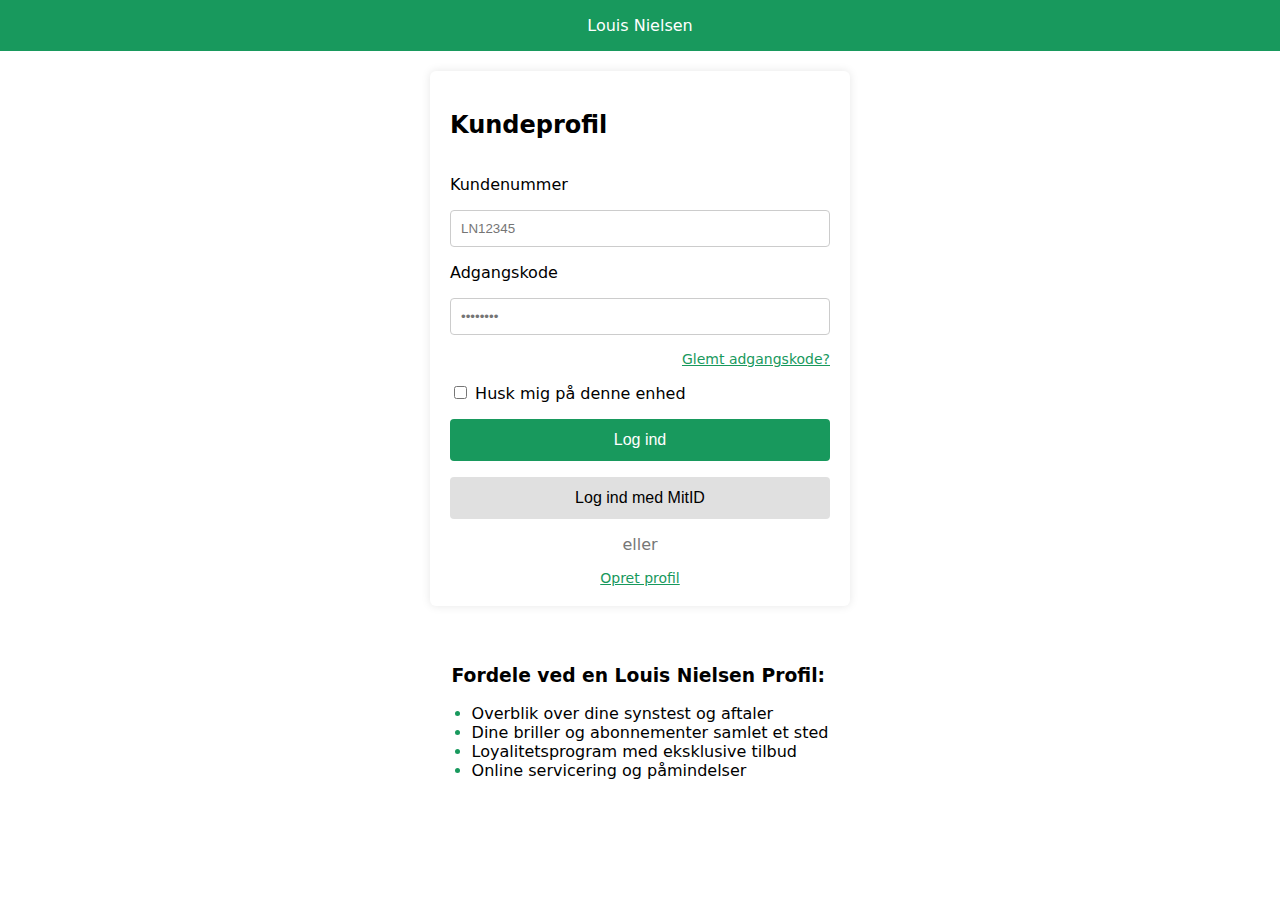
<file: index.html>
<!DOCTYPE html>
<html lang="da">
<head>
    <meta charset="UTF-8">
    <title>Louis Nielsen PWA</title>
    <meta name="viewport" content="width=device-width, initial-scale=1.0, maximum-scale=1.0, user-scalable=no" />
    <meta name="apple-mobile-web-app-capable" content="yes">
    <meta name="mobile-web-app-capable" content="yes">
    <link rel="apple-touch-icon" href="icons/icon-192.png">


    <link rel="manifest" href="manifest.json">
    <meta name="theme-color" content="#0a5f55">

    <link rel="stylesheet" href="style.css">
</head>
<body>
    <div class="login-body-wrapper">

        <div class="banner"><p>Louis Nielsen</p></div>

        <div class="login-form-wrapper">

            <form class="login-form">

                <!-- Titel -->
                <h2>Kundeprofil</h2>

                <!-- Inputs -->
                <label for="kunde-id">Kundenummer</label>
                <input id="kunde-id" type="text" name="kunde-id" placeholder="LN12345" required>

                <label for="adgangskode">Adgangskode</label>
                <input id="adgangskode" type="password" name="adgangskode" placeholder="••••••••" required>

                <!-- Glemt adgangskode -->
                <div class="glemt-kode-wrapper">
                    <a href="#">Glemt adgangskode?</a>
                </div>

                <!-- Husk mig -->
                <div class="husk-mig-wrapper">
                    <input type="checkbox" id="husk-mig">
                    <label for="husk-mig">Husk mig på denne enhed</label>
                </div>

                <!-- Knapper -->
                <button type="submit">Log ind</button>
                <button type="button">Log ind med MitID</button>

                <!-- Separator -->
                <div class="separator">eller</div>

                <!-- Opret profil -->
                <a href="#">Opret profil</a>

            </form>

        </div>

        <div class="fordele-wrapper">

            <div class="fordele">
                <h3>Fordele ved en Louis Nielsen Profil:</h3>
                <ul>
                    <li>Overblik over dine synstest og aftaler</li>
                    <li>Dine briller og abonnementer samlet et sted</li>
                    <li>Loyalitetsprogram med eksklusive tilbud</li>
                    <li>Online servicering og påmindelser</li>
                </ul>
            </div>

        </div>
        
    </div>

    <script>
    document.querySelector(".login-form").addEventListener("submit", function(e) {
        e.preventDefault();

        const id = document.getElementById("kunde-id").value.trim();
        const pwd = document.getElementById("adgangskode").value.trim();

        if (id === "admin" && pwd === "admin") {
            window.location.href = "dashboard.html";
        }
    });
    </script>
    <script>
    if ("serviceWorker" in navigator) {
        navigator.serviceWorker.register("service-worker.js");
    }
    </script>
</body>
</html>
</file>
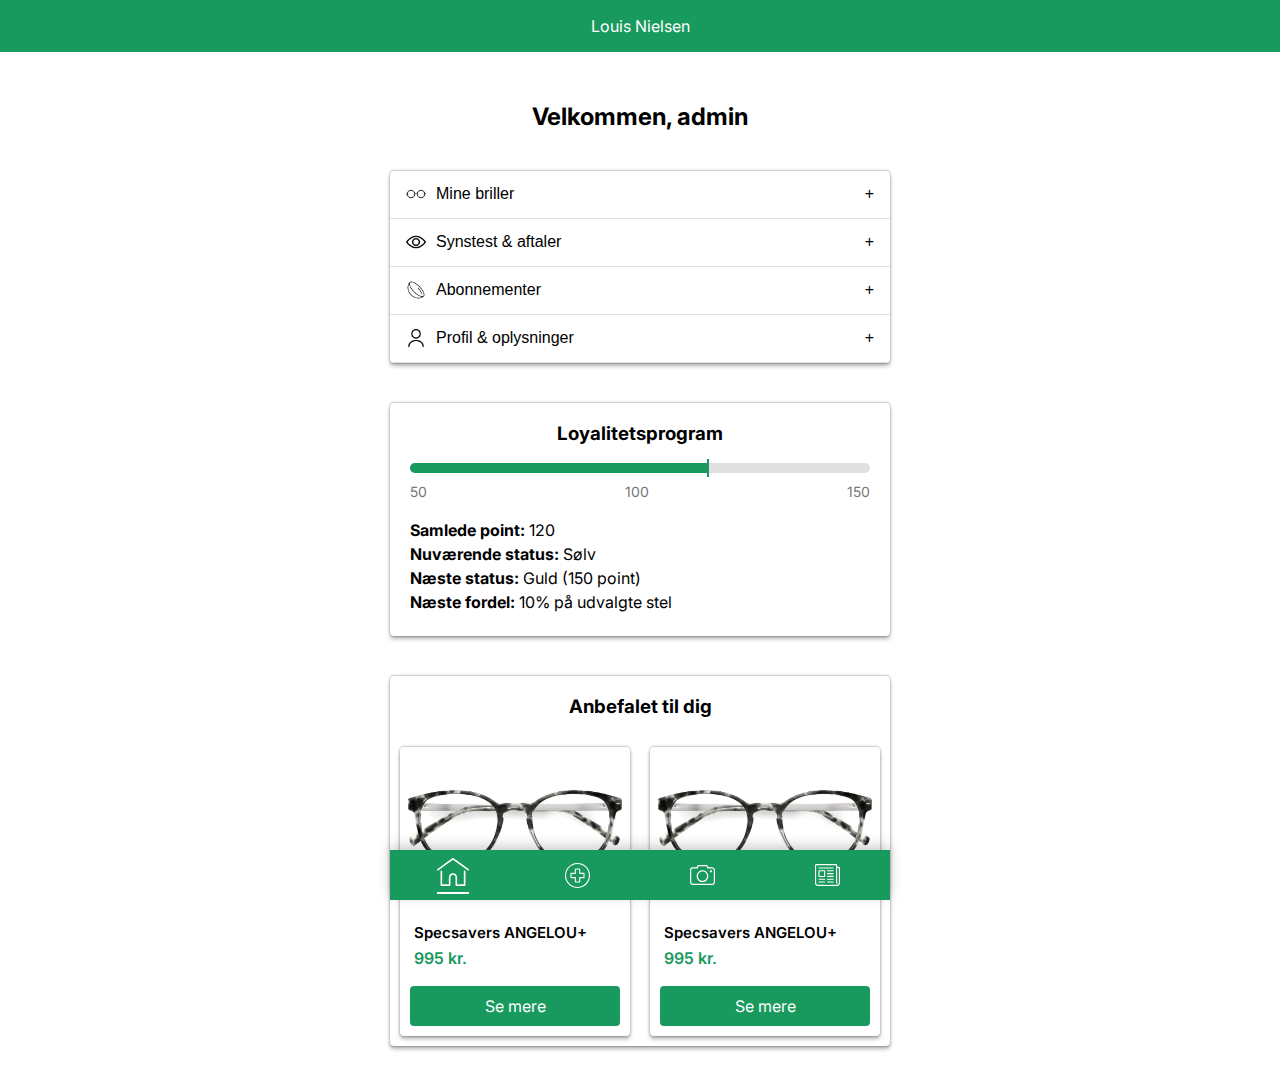
<file: dashboard.html>
<!DOCTYPE html>
<html lang="da">
<head>
    <meta charset="UTF-8">
    <title>Louis Nielsen PWA</title>
    <meta name="viewport" content="width=device-width, initial-scale=1.0, maximum-scale=1.0, user-scalable=no" />
    <meta name="apple-mobile-web-app-capable" content="yes">
    <meta name="mobile-web-app-capable" content="yes">

    <link href="https://fonts.googleapis.com/css2?family=Inter:ital,opsz,wght@0,14..32,100..900;1,14..32,100..900&display=swap" rel="stylesheet">

    <link rel="manifest" href="manifest.json">
    <meta name="theme-color" content="#0a5f55">

    <link rel="stylesheet" href="style.css">
</head>
<body>
    <div class="dashboard-body-wrapper">

        <div class="banner"><p>Louis Nielsen</p></div>

        <div class="dashboard-title">
            <h2>Velkommen, admin</h2>
        </div>

        <div class="dashboard-bokse-wrapper">
            <div class="dashboard-bokse">

                <!-- Mine briller -->
                <div class="dashboard-boks">
                    <button type="button" class="boks-knap"><span class="boks-tekst"><img src="icons/eyeglasses.png" class="ikon" alt="">Mine briller</span><span class="pil">+</span></button>
                    <div class="boks-indhold">
                        <ul>
                            <li><a href="brille-1.html">Ray-Ban RB5121 – Købt 12/02/2024</a></li>
                            <li><a href="brille-2.html">Specsavers LUX Classic – Købt 21/10/2023</a></li>
                        </ul>
                    </div>
                </div>

                <!-- Synstest & aftaler -->
                <div class="dashboard-boks">
                    <button type="button" class="boks-knap"><span class="boks-tekst"><img src="icons/eye.png" class="ikon" alt="">Synstest &amp; aftaler</span><span class="pil">+</span></button>
                    <div class="boks-indhold">
                        <p>Seneste synstest: 05/06/2024</p>
                        <p>Anbefalet kontrol: Om 6 måneder</p>
                    </div>
                </div>

                <!-- Abonnementer -->
                <div class="dashboard-boks">
                    <button type="button" class="boks-knap"><span class="boks-tekst"><img src="icons/contact-lens.png" class="ikon" alt="">Abonnementer</span><span class="pil">+</span></button>
                    <div class="boks-indhold">
                        <p>Kontaktlinse-abonnement: Aktivt</p>
                        <p>Næste levering: 27/03/2025</p>
                    </div>
                </div>

                <!-- Profil & oplysninger -->
                <div class="dashboard-boks">
                    <button type="button" class="boks-knap"><span class="boks-tekst"><img src="icons/user.png" class="ikon" alt="">Profil &amp; oplysninger</span><span class="pil">+</span></button>
                    <div class="boks-indhold">
                        <p>Navn: Admin Bruger</p>
                        <p>Adresse: Eksempelvej 12, 5000 Odense</p>
                        <p>E-mail: admin@louinielsen.dk</p>
                        <p>Telefon: 12 34 56 78</p>
                        <button type="button" class="rediger-knap">Rediger profil</button>
                    </div>
                </div>

            </div>
        </div>

        <!-- Loyalitetsprogram -->
        <div class="loyalitet-wrapper">
            <div class="loyalitet">

                <div class="loyalitet-indhold">

                    <h3>Loyalitetsprogram</h3>

                    <div class="loyalitet-bar">
                        <div class="loyalitet-bar-fill" style="width: 65%;">
                            <div class="loyalitet-markor"></div>
                        </div>
                    </div>

                    <div class="loyalitet-milepaele">
                        <span>50</span>
                        <span>100</span>
                        <span>150</span>
                    </div>

                    <div class="loyalitet-info">
                        <p><strong>Samlede point:</strong> 120</p>
                        <p><strong>Nuværende status:</strong> Sølv</p>
                        <p><strong>Næste status:</strong> Guld (150 point)</p>
                        <p><strong>Næste fordel:</strong> 10% på udvalgte stel</p>
                    </div>

                </div>

            </div>    
        </div>

        <!-- Carousel -->
        <div class="carousel-wrapper">

            <div class="recommendations-section">

                <h3>Anbefalet til dig</h3>

                <div class="carousel-track">

                    <div class="carousel-card">
                        <img src="icons/briller.jpg" class="card-image">
                        <div class="card-info">
                            <p class="card-title">Specsavers ANGELOU+</p>
                            <p class="card-price">995 kr.</p>
                        </div>
                        <div class="card-button"><a href="#">Se mere</a></div>
                    </div>

                    <div class="carousel-card">
                        <img src="icons/briller.jpg" class="card-image">
                        <div class="card-info">
                            <p class="card-title">Specsavers ANGELOU+</p>
                            <p class="card-price">995 kr.</p>
                        </div>
                        <div class="card-button"><a href="#">Se mere</a></div>
                    </div>

                    <div class="carousel-card">
                        <img src="icons/briller.jpg" class="card-image">
                        <div class="card-info">
                            <p class="card-title">Specsavers ANGELOU+</p>
                            <p class="card-price">995 kr.</p>
                        </div>
                        <div class="card-button"><a href="#">Se mere</a></div>
                    </div>

                    <div class="carousel-card">
                        <img src="icons/briller.jpg" class="card-image">
                        <div class="card-info">
                            <p class="card-title">Specsavers ANGELOU+</p>
                            <p class="card-price">995 kr.</p>
                        </div>
                        <div class="card-button"><a href="#">Se mere</a></div>
                    </div>

                </div>

            </div>

        </div>

        <!-- Navigation -->
        <div class="bottom-nav">
            <a href="dashboard.html" class="nav-item active"><img src="icons/home.svg" class="nav-icon"></a>
            <a href="ojensundhed.html" class="nav-item"><img src="icons/hospital.svg" class="nav-icon"></a>
            <a href="prov-brille.html" class="nav-item"><img src="icons/camera.svg" class="nav-icon"></a>
            <a href="nyheder.html" class="nav-item"><img src="icons/newspaper.svg" class="nav-icon"></a>
        </div>

    </div>

<script>
document.querySelectorAll(".boks-knap").forEach(knap => {
    knap.addEventListener("click", () => {

        const box = knap.parentElement;
        const content = box.querySelector(".boks-indhold");

        box.classList.toggle("open");

        if (box.classList.contains("open")) {
            content.style.maxHeight = content.scrollHeight + "px";
            box.querySelector(".pil").textContent = "−";
        } else {
            content.style.maxHeight = 0;
            box.querySelector(".pil").textContent = "+";
        }

    });
});
</script>
</body>
</html>
</file>
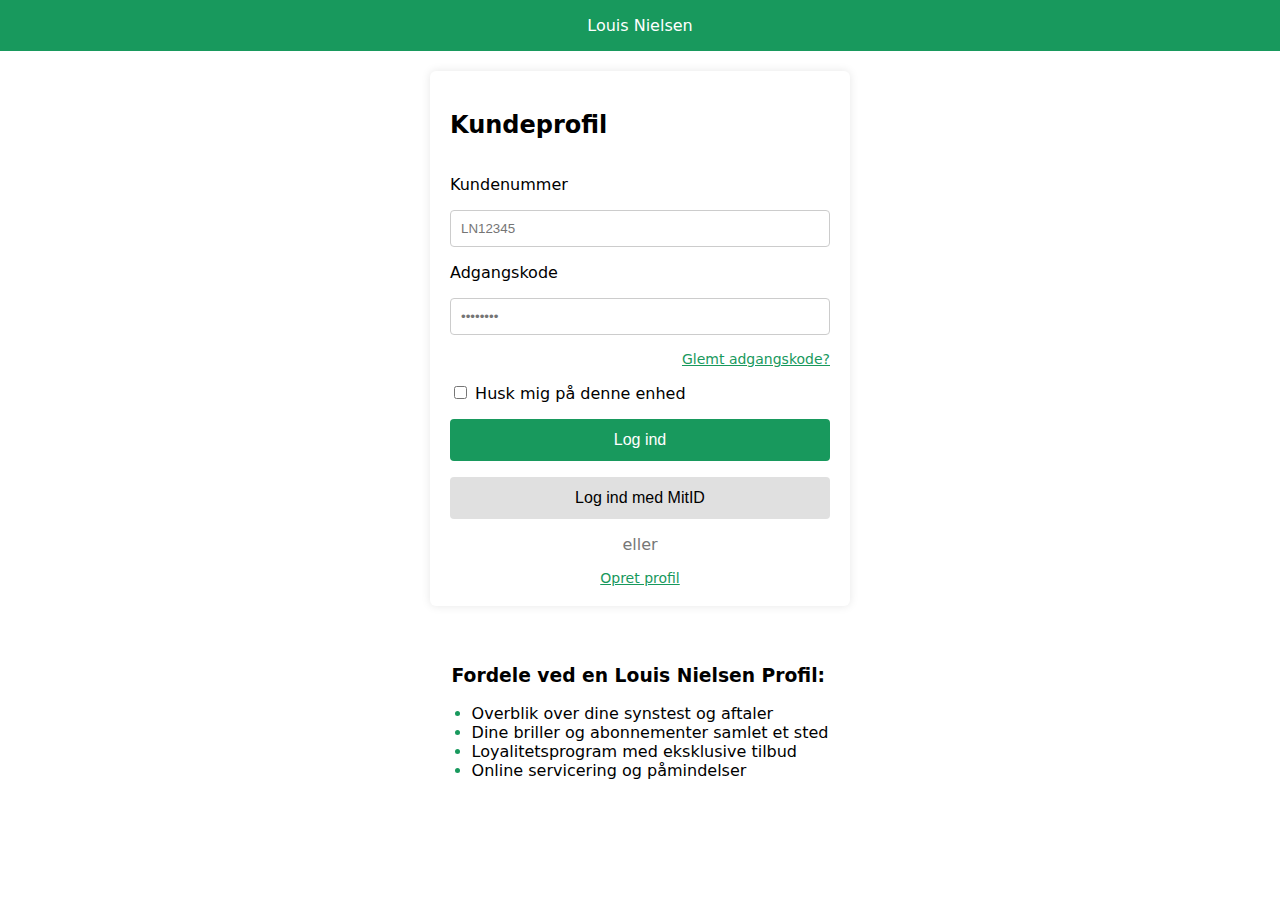
<file: index.nginx-debian.html>
<!DOCTYPE html>
<html lang="da">
<head>
    <meta charset="UTF-8">
    <title>Louis Nielsen PWA</title>
    <meta name="viewport" content="width=device-width, initial-scale=1.0, maximum-scale=1.0, user-scalable=no" />
    <meta name="apple-mobile-web-app-capable" content="yes">
    <meta name="mobile-web-app-capable" content="yes">
    <link rel="apple-touch-icon" href="icons/icon-192.png">


    <link rel="manifest" href="manifest.json">
    <meta name="theme-color" content="#0a5f55">

    <link rel="stylesheet" href="style.css">
</head>
<body>
    <div class="login-body-wrapper">

        <div class="banner"><p>Louis Nielsen</p></div>

        <div class="login-form-wrapper">

            <form class="login-form">

                <!-- Titel -->
                <h2>Kundeprofil</h2>

                <!-- Inputs -->
                <label for="kunde-id">Kundenummer</label>
                <input id="kunde-id" type="text" name="kunde-id" placeholder="LN12345" required>

                <label for="adgangskode">Adgangskode</label>
                <input id="adgangskode" type="password" name="adgangskode" placeholder="••••••••" required>

                <!-- Glemt adgangskode -->
                <div class="glemt-kode-wrapper">
                    <a href="#">Glemt adgangskode?</a>
                </div>

                <!-- Husk mig -->
                <div class="husk-mig-wrapper">
                    <input type="checkbox" id="husk-mig">
                    <label for="husk-mig">Husk mig på denne enhed</label>
                </div>

                <!-- Knapper -->
                <button type="submit">Log ind</button>
                <button type="button">Log ind med MitID</button>

                <!-- Separator -->
                <div class="separator">eller</div>

                <!-- Opret profil -->
                <a href="#">Opret profil</a>

            </form>

        </div>

        <div class="fordele-wrapper">

            <div class="fordele">
                <h3>Fordele ved en Louis Nielsen Profil:</h3>
                <ul>
                    <li>Overblik over dine synstest og aftaler</li>
                    <li>Dine briller og abonnementer samlet et sted</li>
                    <li>Loyalitetsprogram med eksklusive tilbud</li>
                    <li>Online servicering og påmindelser</li>
                </ul>
            </div>

        </div>
        
    </div>

    <script>
    document.querySelector(".login-form").addEventListener("submit", function(e) {
        e.preventDefault();

        const id = document.getElementById("kunde-id").value.trim();
        const pwd = document.getElementById("adgangskode").value.trim();

        if (id === "admin" && pwd === "admin") {
            window.location.href = "dashboard.html";
        }
    });
    </script>
    <script>
    if ("serviceWorker" in navigator) {
        navigator.serviceWorker.register("service-worker.js");
    }
    </script>
</body>
</html>
</file>
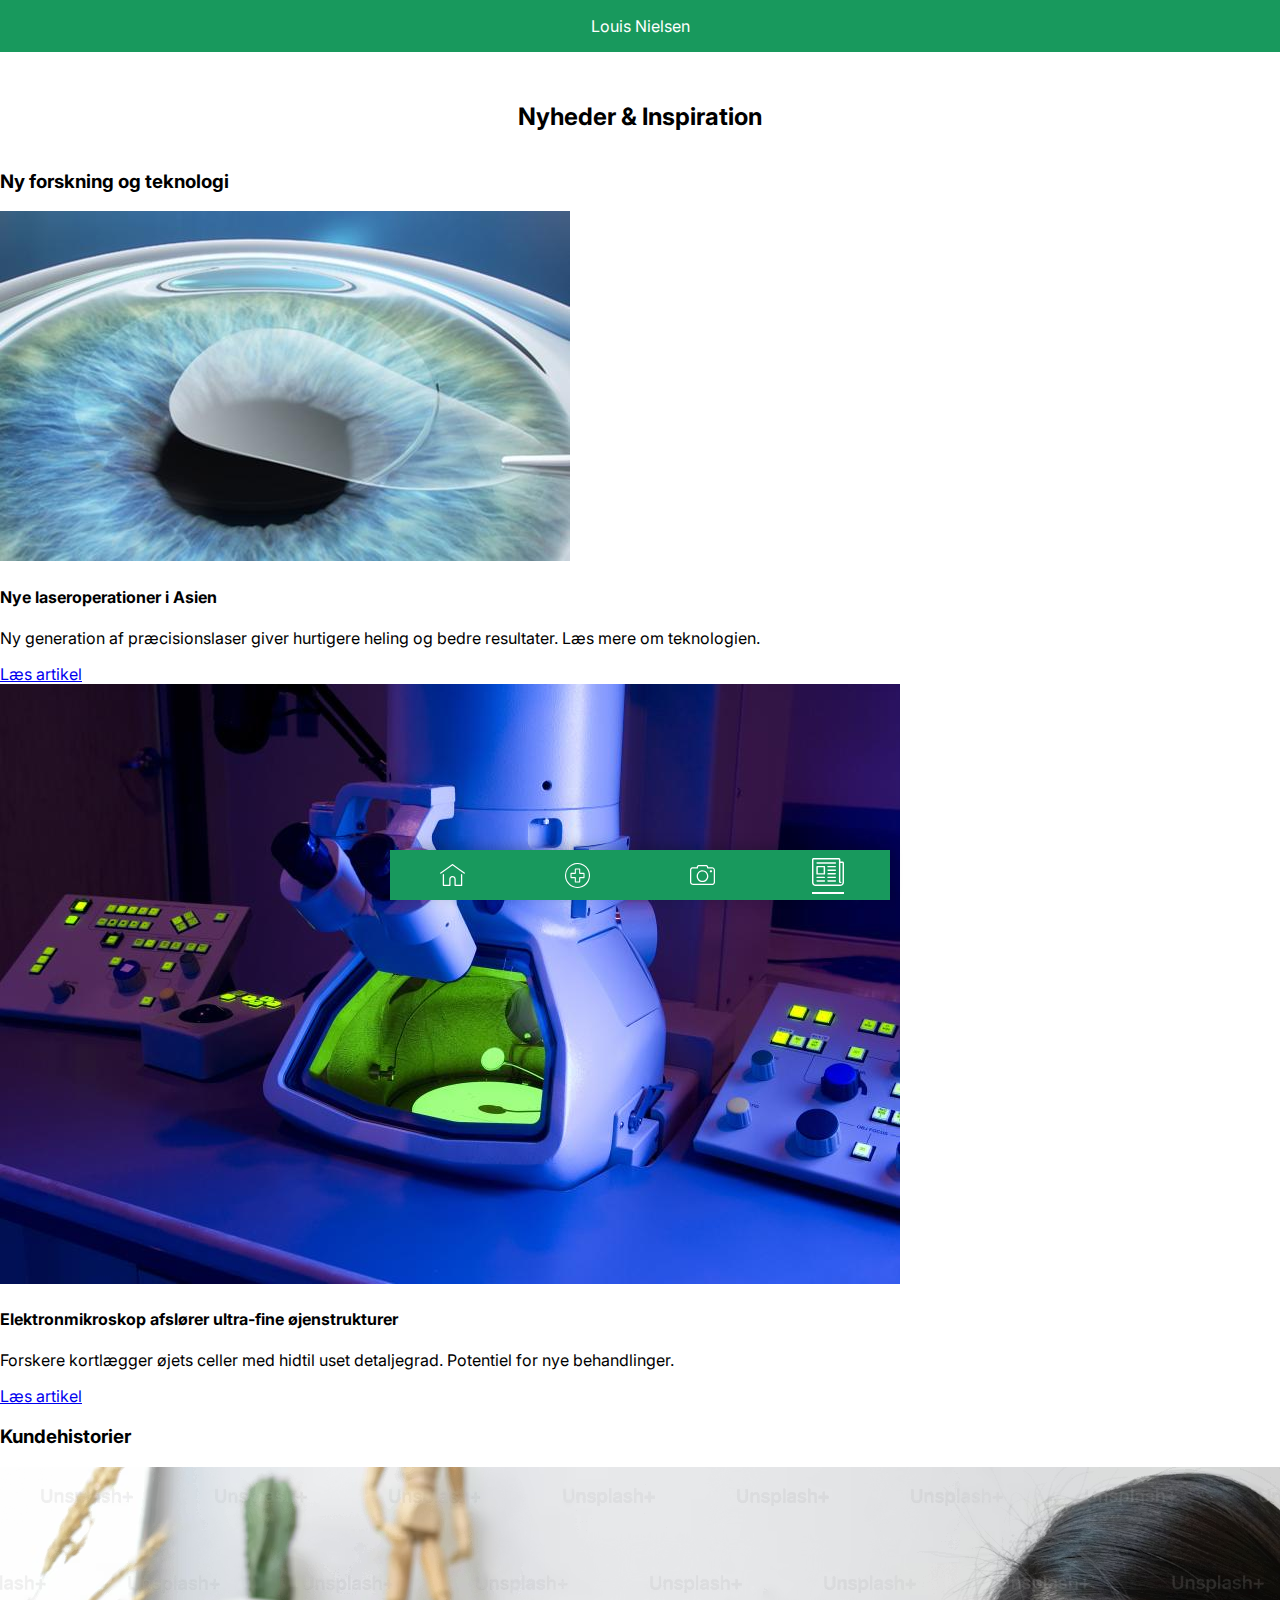
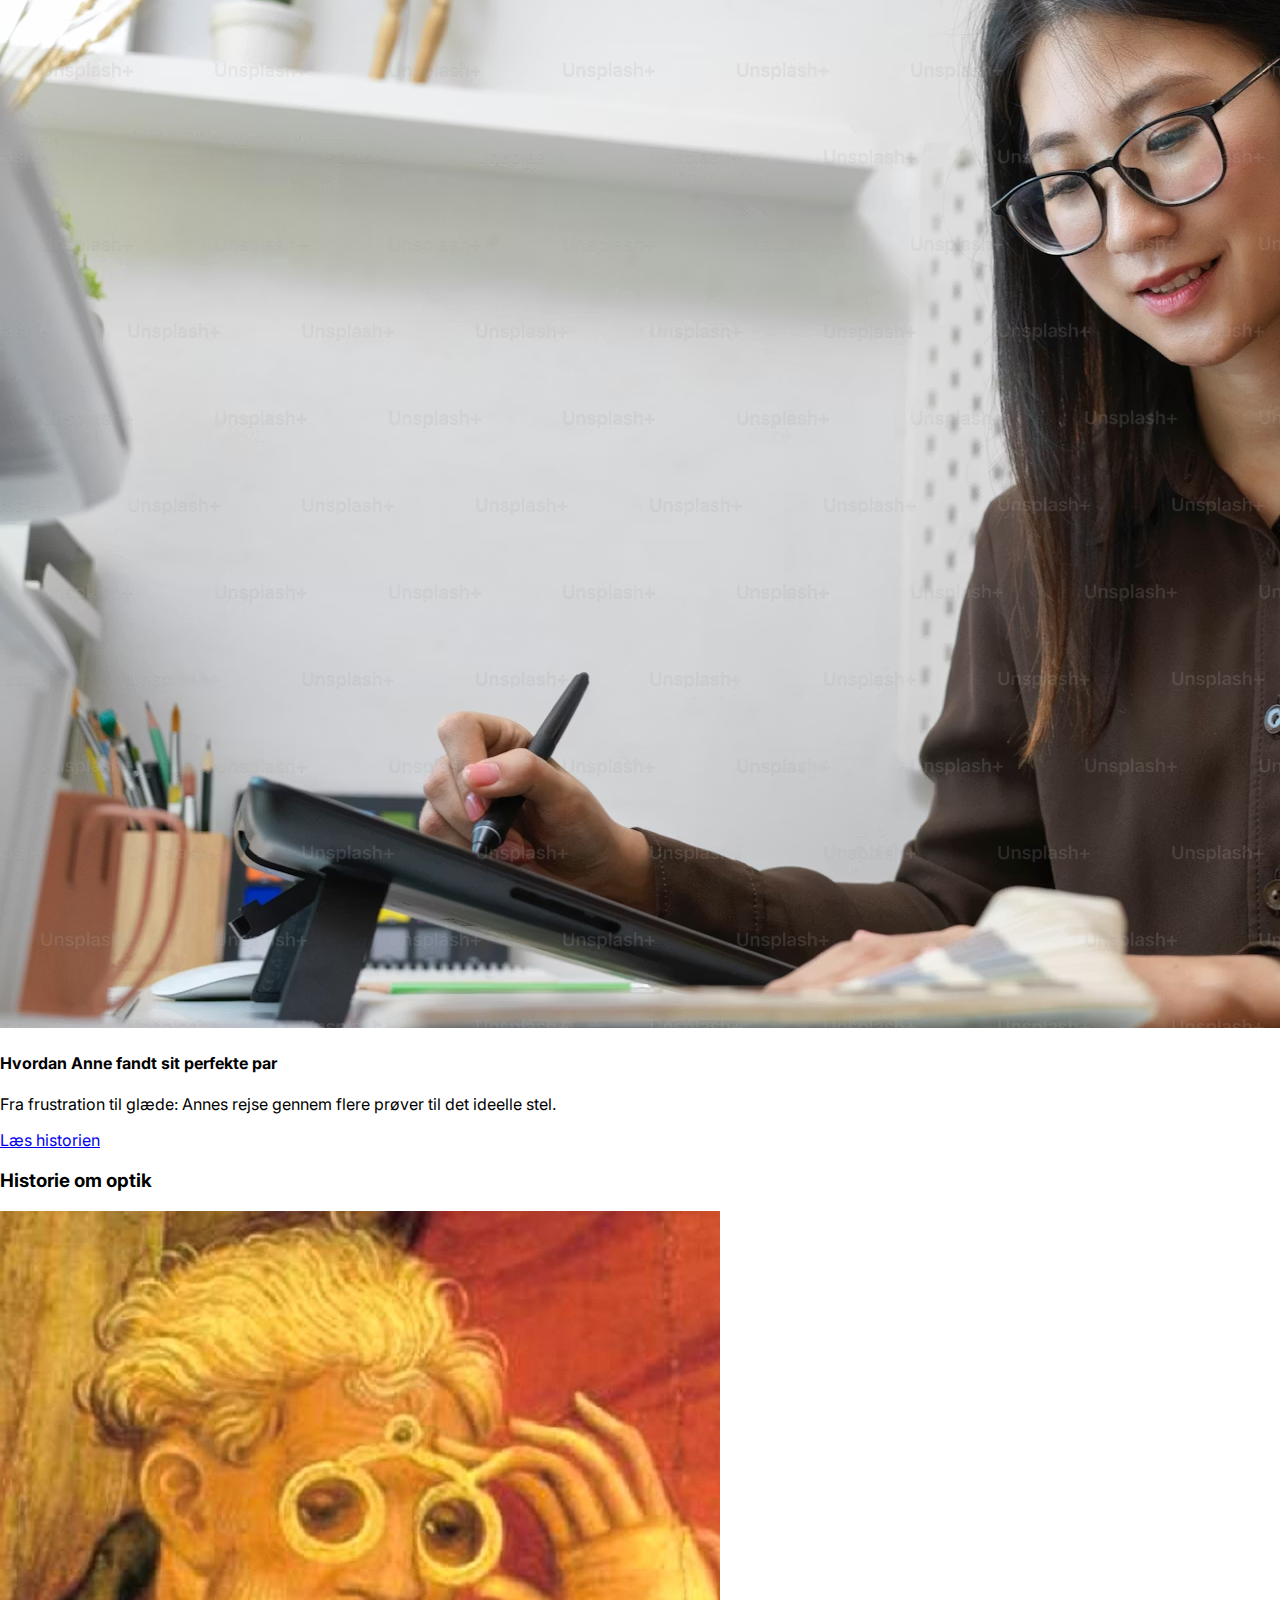
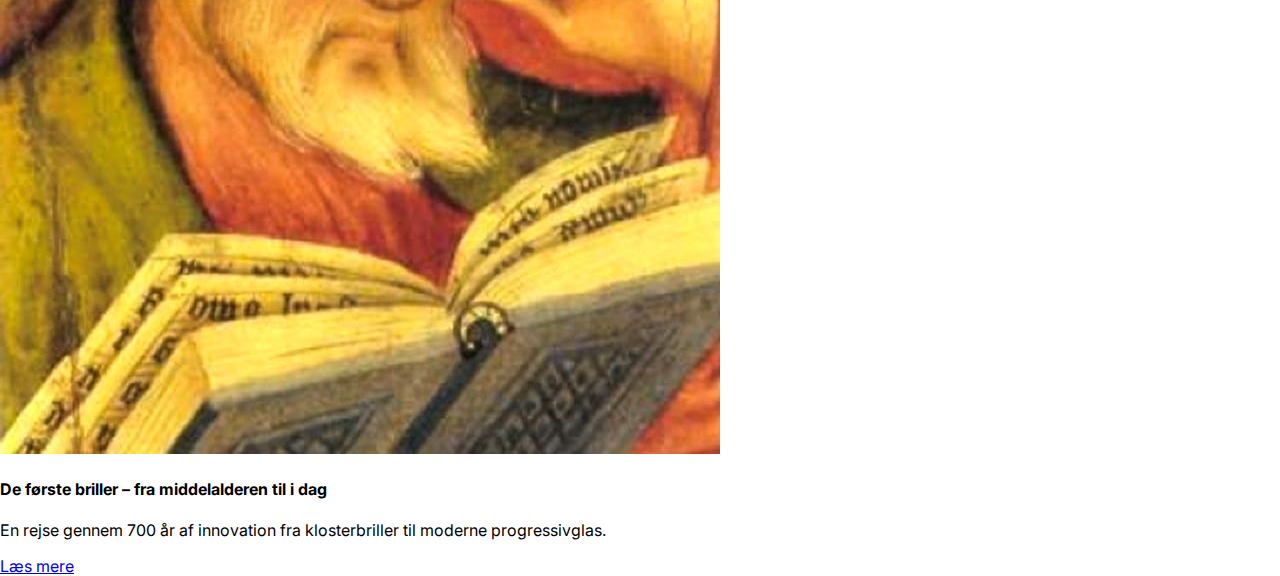
<file: nyheder.html>
<!DOCTYPE html>
<html lang="da">
<head>
    <meta charset="UTF-8">
    <title>Louis Nielsen PWA</title>
    <meta name="viewport" content="width=device-width, initial-scale=1.0, maximum-scale=1.0, user-scalable=no" />
    <meta name="apple-mobile-web-app-capable" content="yes">
    <meta name="mobile-web-app-capable" content="yes">

    <link href="https://fonts.googleapis.com/css2?family=Inter:ital,opsz,wght@0,14..32,100..900;1,14..32,100..900&display=swap" rel="stylesheet">

    <link rel="manifest" href="manifest.json">
    <meta name="theme-color" content="#0a5f55">

    <link rel="stylesheet" href="style.css">
</head>
<body>
    <div class="dashboard-body-wrapper">

        <div class="banner"><p>Louis Nielsen</p></div>

        <div class="dashboard-title">
            <h2>Nyheder & Inspiration</h2>
        </div>

        <!-- Nyheder liste -->
        <div class="news-wrapper">

            <div class="news-container">

                <h3>Ny forskning og teknologi</h3>

                <div class="news-item">
                    <img src="icons/medifocus_relex_smile_0.jpg" class="news-image" alt="Øjenforskning">
                    <div class="news-content">
                        <h4>Nye laseroperationer i Asien</h4>
                        <p>Ny generation af præcisionslaser giver hurtigere heling og bedre resultater. Læs mere om teknologien.</p>
                        <a href="#" class="news-link">Læs artikel</a>
                    </div>
                </div>

                <div class="news-item">
                    <img src="icons/electron_microscope_030121.jpg" class="news-image" alt="Mikroskopi">
                    <div class="news-content">
                        <h4>Elektronmikroskop afslører ultra-fine øjenstrukturer</h4>
                        <p>Forskere kortlægger øjets celler med hidtil uset detaljegrad. Potentiel for nye behandlinger.</p>
                        <a href="#" class="news-link">Læs artikel</a>
                    </div>
                </div>

                <h3>Kundehistorier</h3>

                <div class="news-item">
                    <img src="icons/premium_photo-1661645418163-e9cb6c7db531.avif" class="news-image" alt="Kunde med briller">
                    <div class="news-content">
                        <h4>Hvordan Anne fandt sit perfekte par</h4>
                        <p>Fra frustration til glæde: Annes rejse gennem flere prøver til det ideelle stel.</p>
                        <a href="#" class="news-link">Læs historien</a>
                    </div>
                </div>

                <h3>Historie om optik</h3>

                <div class="news-item">
                    <img src="icons/bow-specs.jpg" class="news-image" alt="Antikke briller">
                    <div class="news-content">
                        <h4>De første briller – fra middelalderen til i dag</h4>
                        <p>En rejse gennem 700 år af innovation fra klosterbriller til moderne progressivglas.</p>
                        <a href="#" class="news-link">Læs mere</a>
                    </div>
                </div>

            </div>

        </div>

        <!-- Navigation -->
        <div class="bottom-nav">
            <a href="dashboard.html" class="nav-item"><img src="icons/home.svg" class="nav-icon"></a>
            <a href="ojensundhed.html" class="nav-item"><img src="icons/hospital.svg" class="nav-icon"></a>
            <a href="prov-brille.html" class="nav-item"><img src="icons/camera.svg" class="nav-icon"></a>
            <a href="nyheder.html" class="nav-item active"><img src="icons/newspaper.svg" class="nav-icon"></a>
        </div>

    </div>
</body>
</html>
</file>
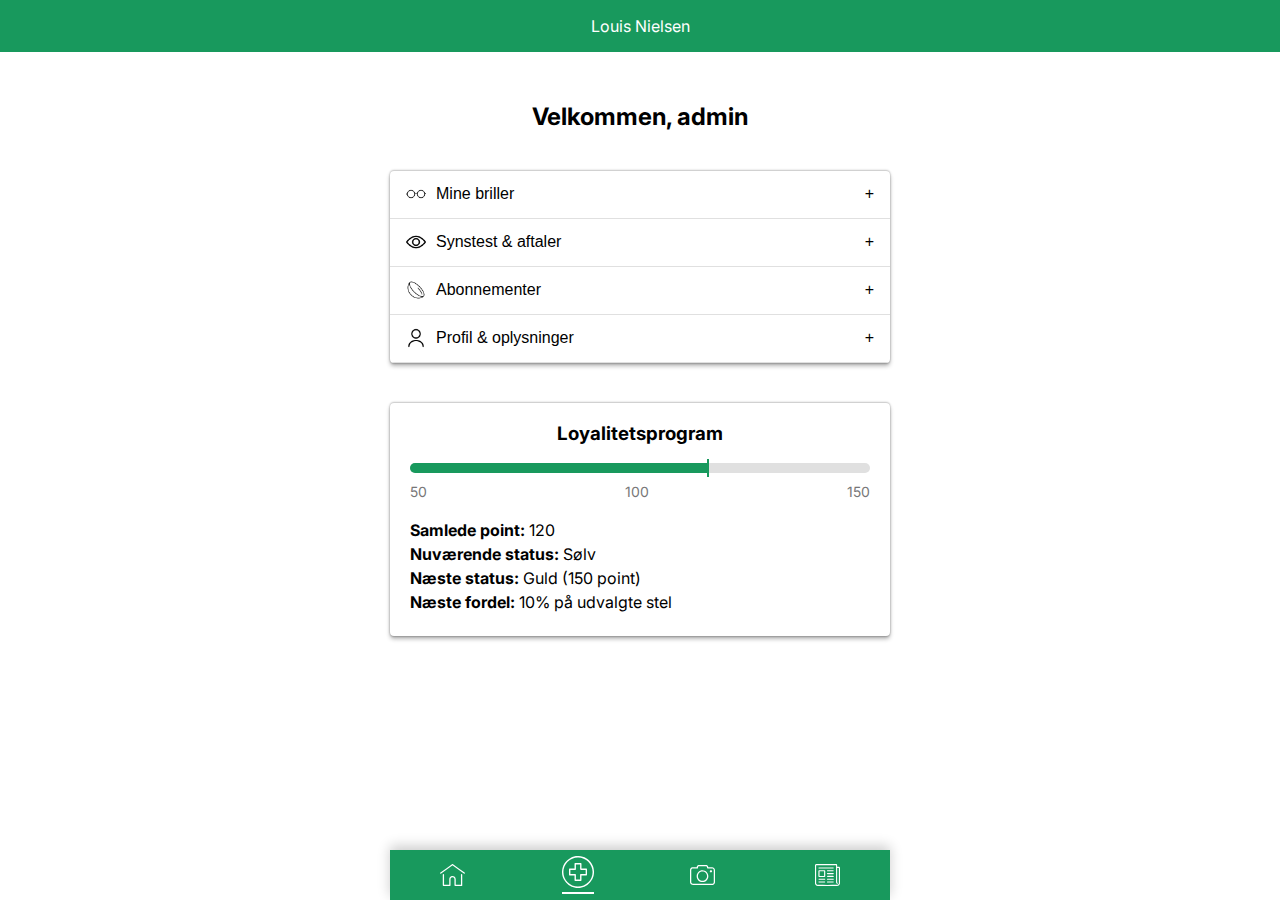
<file: ojensundhed.html>
<!DOCTYPE html>
<html lang="da">
<head>
    <meta charset="UTF-8">
    <title>Louis Nielsen PWA</title>
    <meta name="viewport" content="width=device-width, initial-scale=1.0, maximum-scale=1.0, user-scalable=no" />
    <meta name="apple-mobile-web-app-capable" content="yes">
    <meta name="mobile-web-app-capable" content="yes">

    <link href="https://fonts.googleapis.com/css2?family=Inter:ital,opsz,wght@0,14..32,100..900;1,14..32,100..900&display=swap" rel="stylesheet">

    <link rel="manifest" href="manifest.json">
    <meta name="theme-color" content="#0a5f55">

    <link rel="stylesheet" href="style.css">
</head>
<body>
    <div class="dashboard-body-wrapper">

        <div class="banner"><p>Louis Nielsen</p></div>

        <div class="dashboard-title">
            <h2>Velkommen, admin</h2>
        </div>

        <div class="dashboard-bokse-wrapper">
            <div class="dashboard-bokse">

                <!-- 3.1 Mine briller -->
                <div class="dashboard-boks">
                    <button type="button" class="boks-knap"><span class="boks-tekst"><img src="icons/eyeglasses.png" class="ikon" alt="">Mine briller</span><span class="pil">+</span></button>
                    <div class="boks-indhold">
                        <ul>
                            <li><a href="brille-1.html">Ray-Ban RB5121 – Købt 12/02/2024</a></li>
                            <li><a href="brille-2.html">Specsavers LUX Classic – Købt 21/10/2023</a></li>
                        </ul>
                    </div>
                </div>

                <!-- 3.2 Synstest & aftaler -->
                <div class="dashboard-boks">
                    <button type="button" class="boks-knap"><span class="boks-tekst"><img src="icons/eye.png" class="ikon" alt="">Synstest &amp; aftaler</span><span class="pil">+</span></button>
                    <div class="boks-indhold">
                        <p>Seneste synstest: 05/06/2024</p>
                        <p>Anbefalet kontrol: Om 6 måneder</p>
                    </div>
                </div>

                <!-- 3.3 Abonnementer -->
                <div class="dashboard-boks">
                    <button type="button" class="boks-knap"><span class="boks-tekst"><img src="icons/contact-lens.png" class="ikon" alt="">Abonnementer</span><span class="pil">+</span></button>
                    <div class="boks-indhold">
                        <p>Kontaktlinse-abonnement: Aktivt</p>
                        <p>Næste levering: 27/03/2025</p>
                    </div>
                </div>

                <!-- 3.4 Profil & oplysninger -->
                <div class="dashboard-boks">
                    <button type="button" class="boks-knap"><span class="boks-tekst"><img src="icons/user.png" class="ikon" alt="">Profil &amp; oplysninger</span><span class="pil">+</span></button>
                    <div class="boks-indhold">
                        <p>Navn: Admin Bruger</p>
                        <p>Adresse: Eksempelvej 12, 5000 Odense</p>
                        <p>E-mail: admin@louinielsen.dk</p>
                        <p>Telefon: 12 34 56 78</p>
                        <button type="button" class="rediger-knap">Rediger profil</button>
                    </div>
                </div>

            </div>
        </div>

        <!-- Loyalitetsprogram -->
        <div class="loyalitet-wrapper">
            <div class="loyalitet">

                <div class="loyalitet-indhold">

                    <h3>Loyalitetsprogram</h3>

                    <div class="loyalitet-bar">
                        <div class="loyalitet-bar-fill" style="width: 65%;">
                            <div class="loyalitet-markor"></div>
                        </div>
                    </div>

                    <div class="loyalitet-milepaele">
                        <span>50</span>
                        <span>100</span>
                        <span>150</span>
                    </div>

                    <div class="loyalitet-info">
                        <p><strong>Samlede point:</strong> 120</p>
                        <p><strong>Nuværende status:</strong> Sølv</p>
                        <p><strong>Næste status:</strong> Guld (150 point)</p>
                        <p><strong>Næste fordel:</strong> 10% på udvalgte stel</p>
                    </div>

                </div>

            </div>    
        </div>

        <!-- Navigation -->
        <div class="bottom-nav">
            <a href="dashboard.html" class="nav-item"><img src="icons/home.svg" class="nav-icon"></a>
            <a href="ojensundhed.html" class="nav-item active"><img src="icons/hospital.svg" class="nav-icon"></a>
            <a href="prov-brille.html" class="nav-item"><img src="icons/camera.svg" class="nav-icon"></a>
            <a href="nyheder.html" class="nav-item"><img src="icons/newspaper.svg" class="nav-icon"></a>
        </div>

    </div>

<script>
document.querySelectorAll(".boks-knap").forEach(knap => {
    knap.addEventListener("click", () => {

        const box = knap.parentElement;
        const content = box.querySelector(".boks-indhold");

        box.classList.toggle("open");

        if (box.classList.contains("open")) {
            content.style.maxHeight = content.scrollHeight + "px";
            box.querySelector(".pil").textContent = "−";
        } else {
            content.style.maxHeight = 0;
            box.querySelector(".pil").textContent = "+";
        }

    });
});
</script>
</body>
</html>
</file>
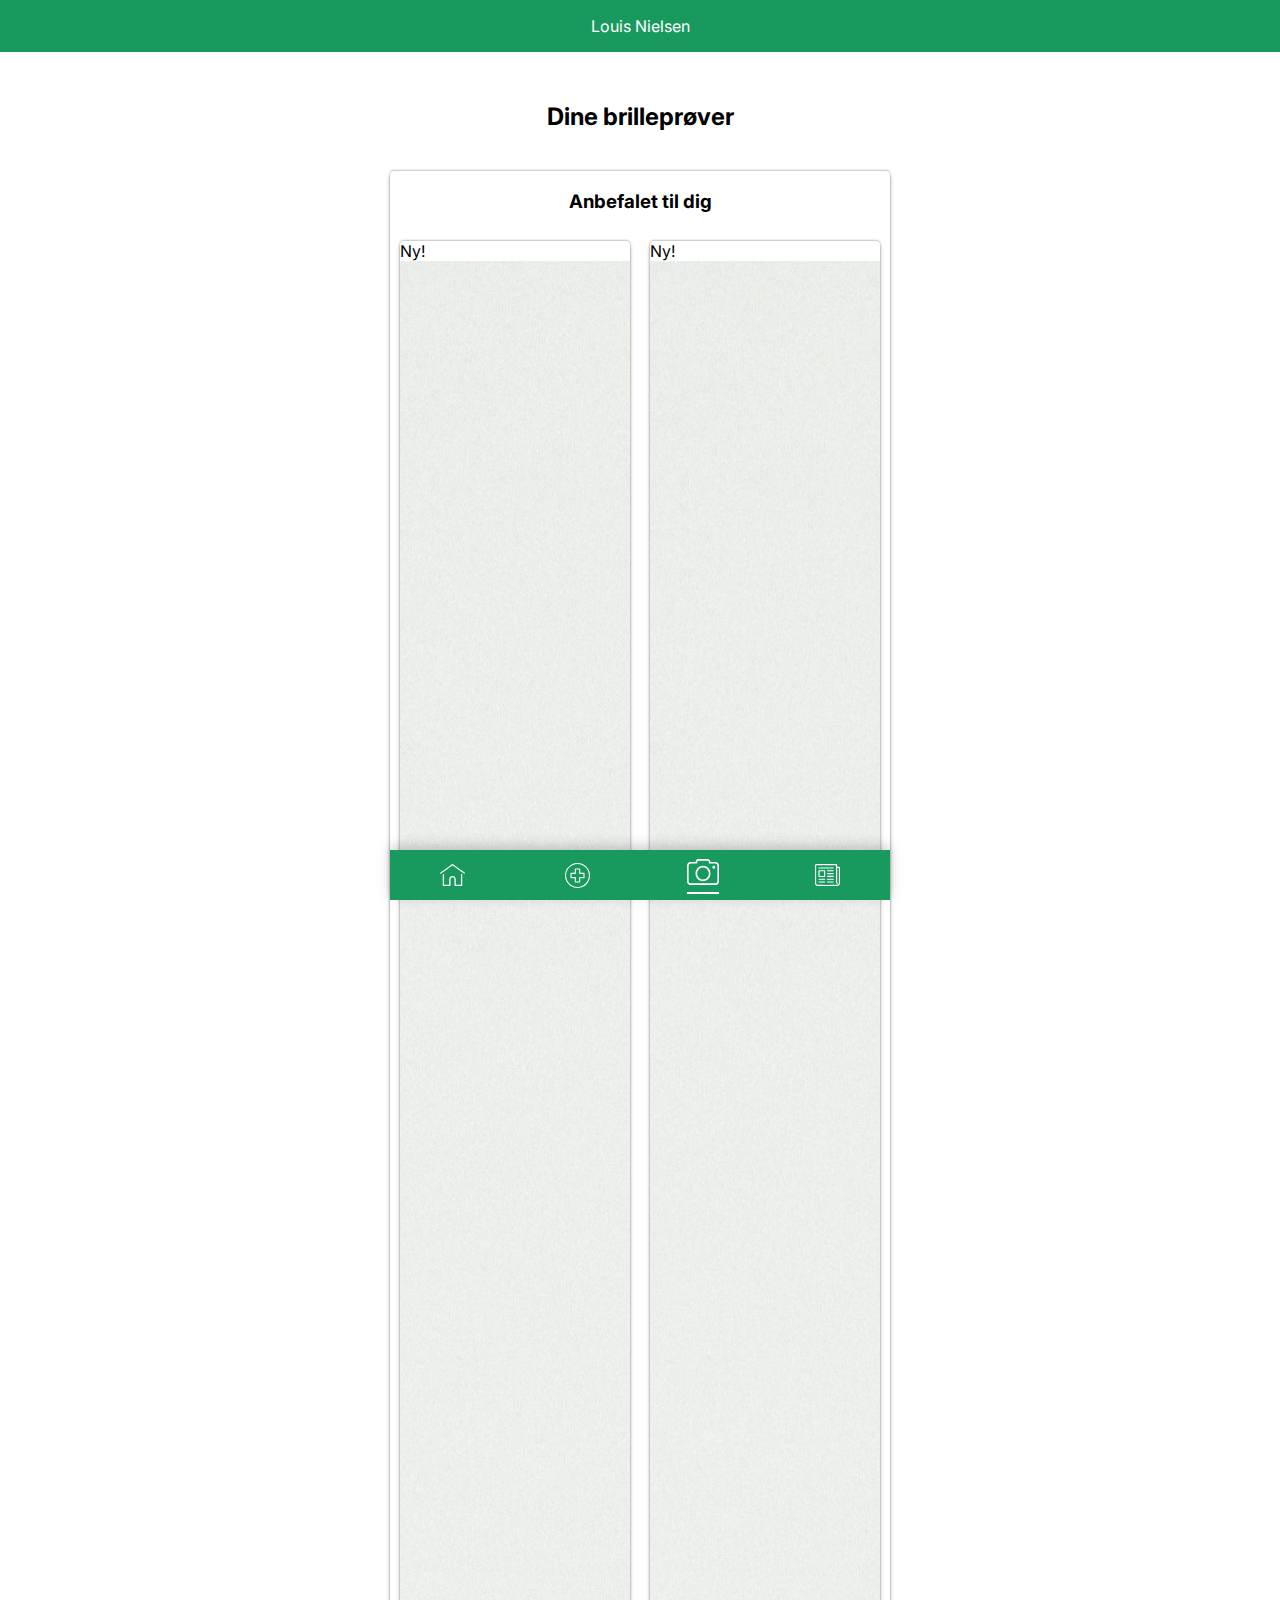
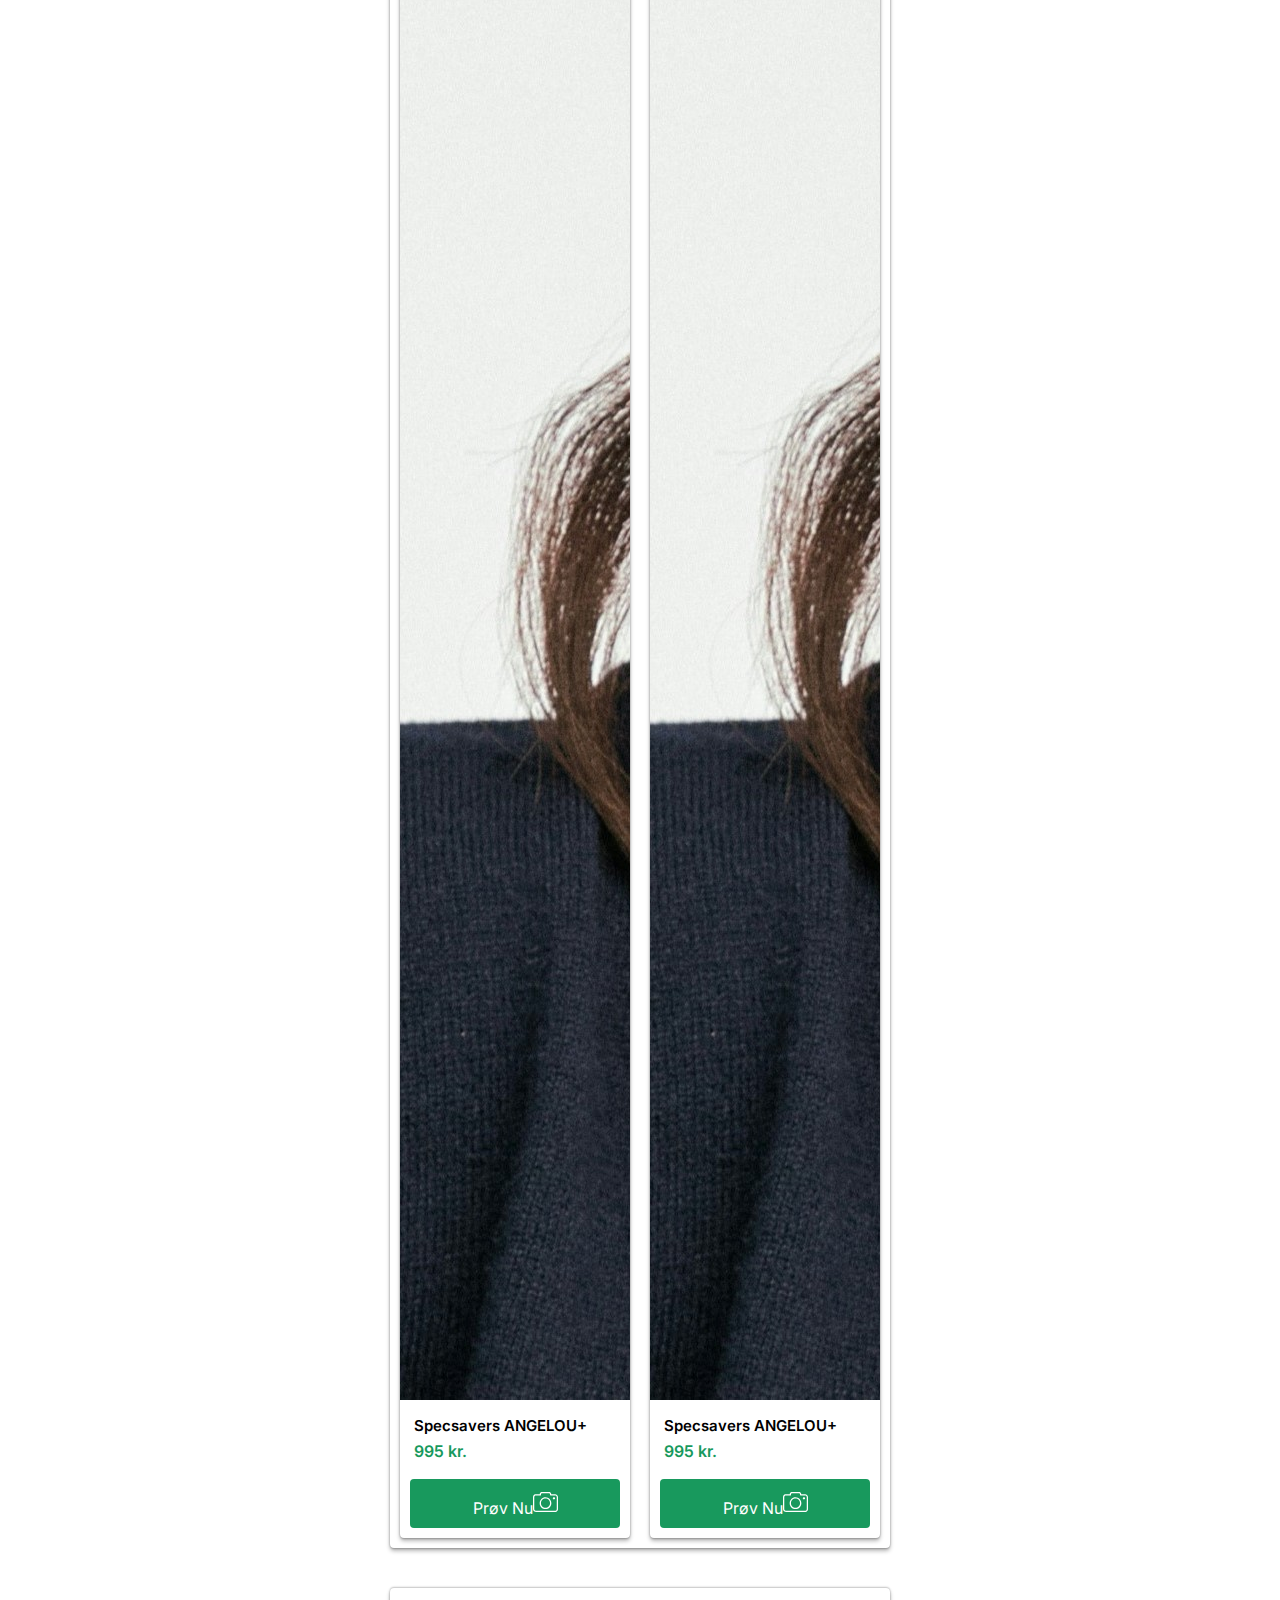
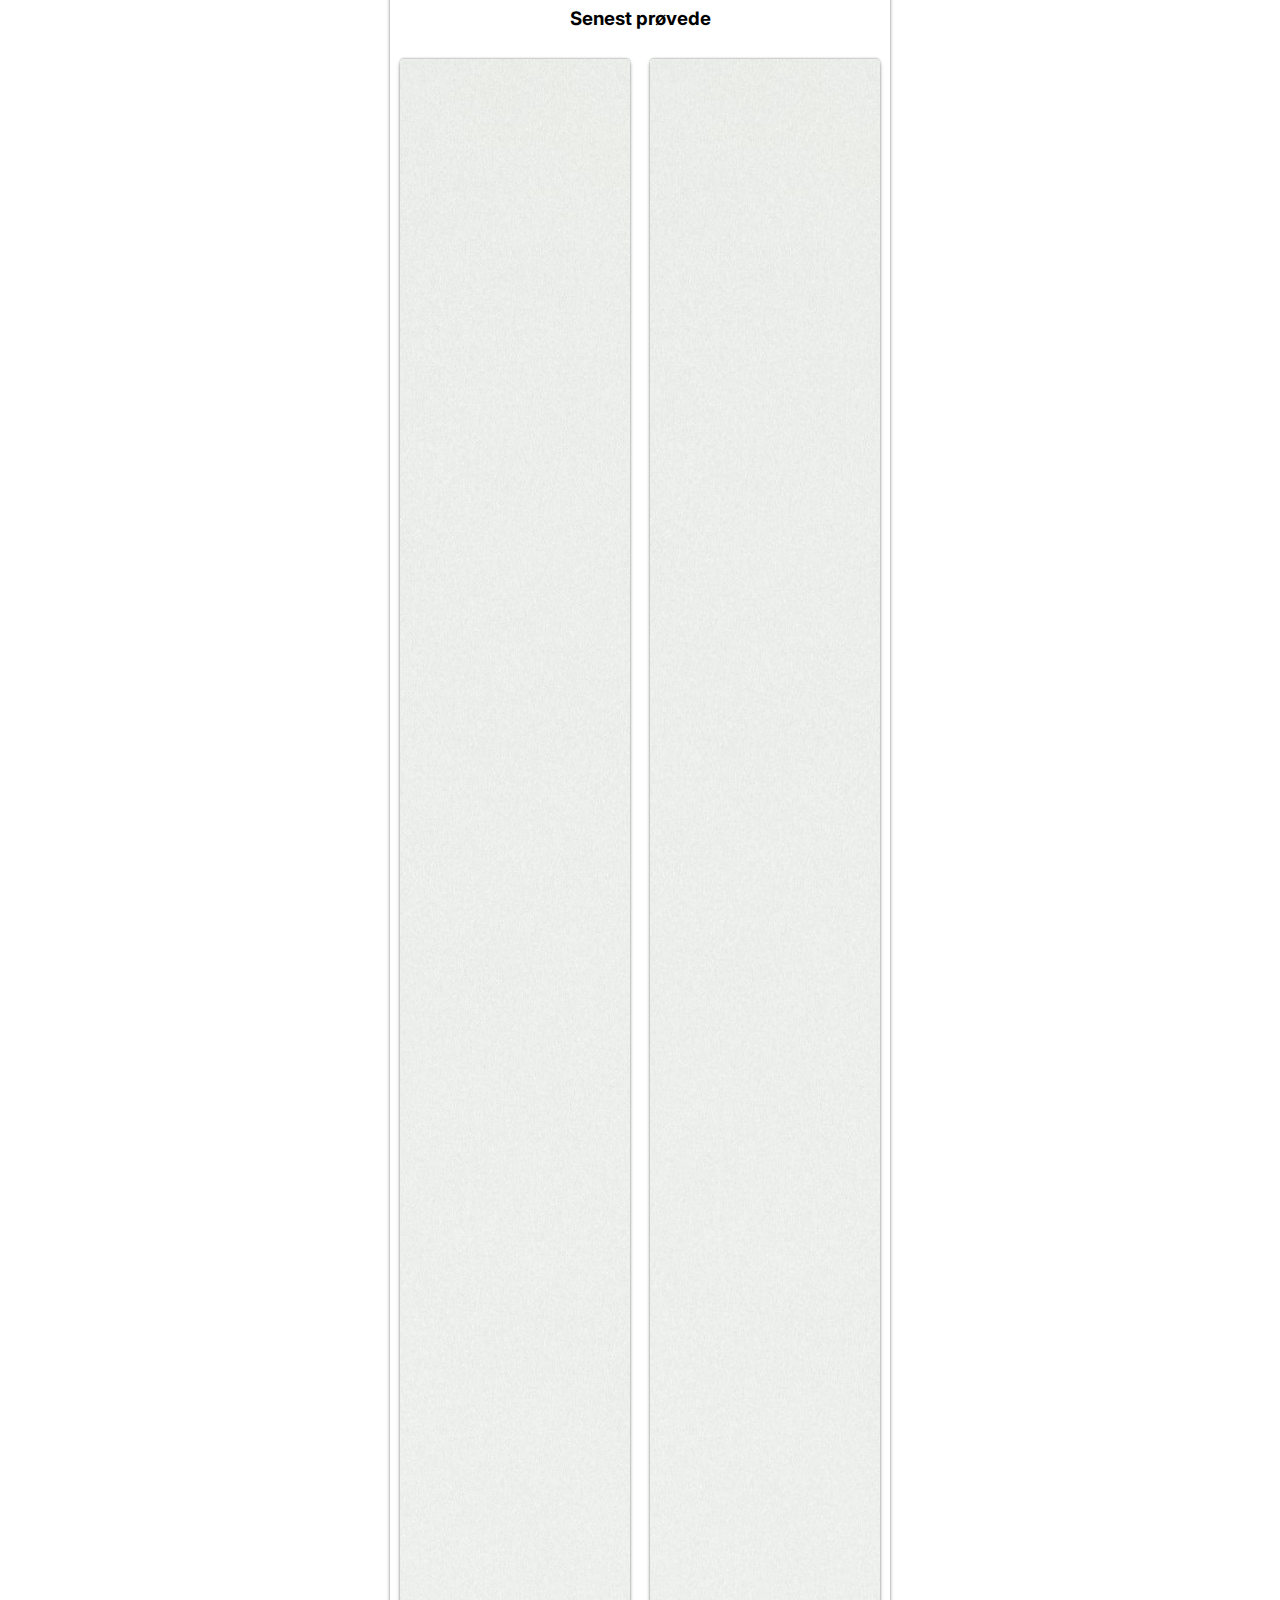
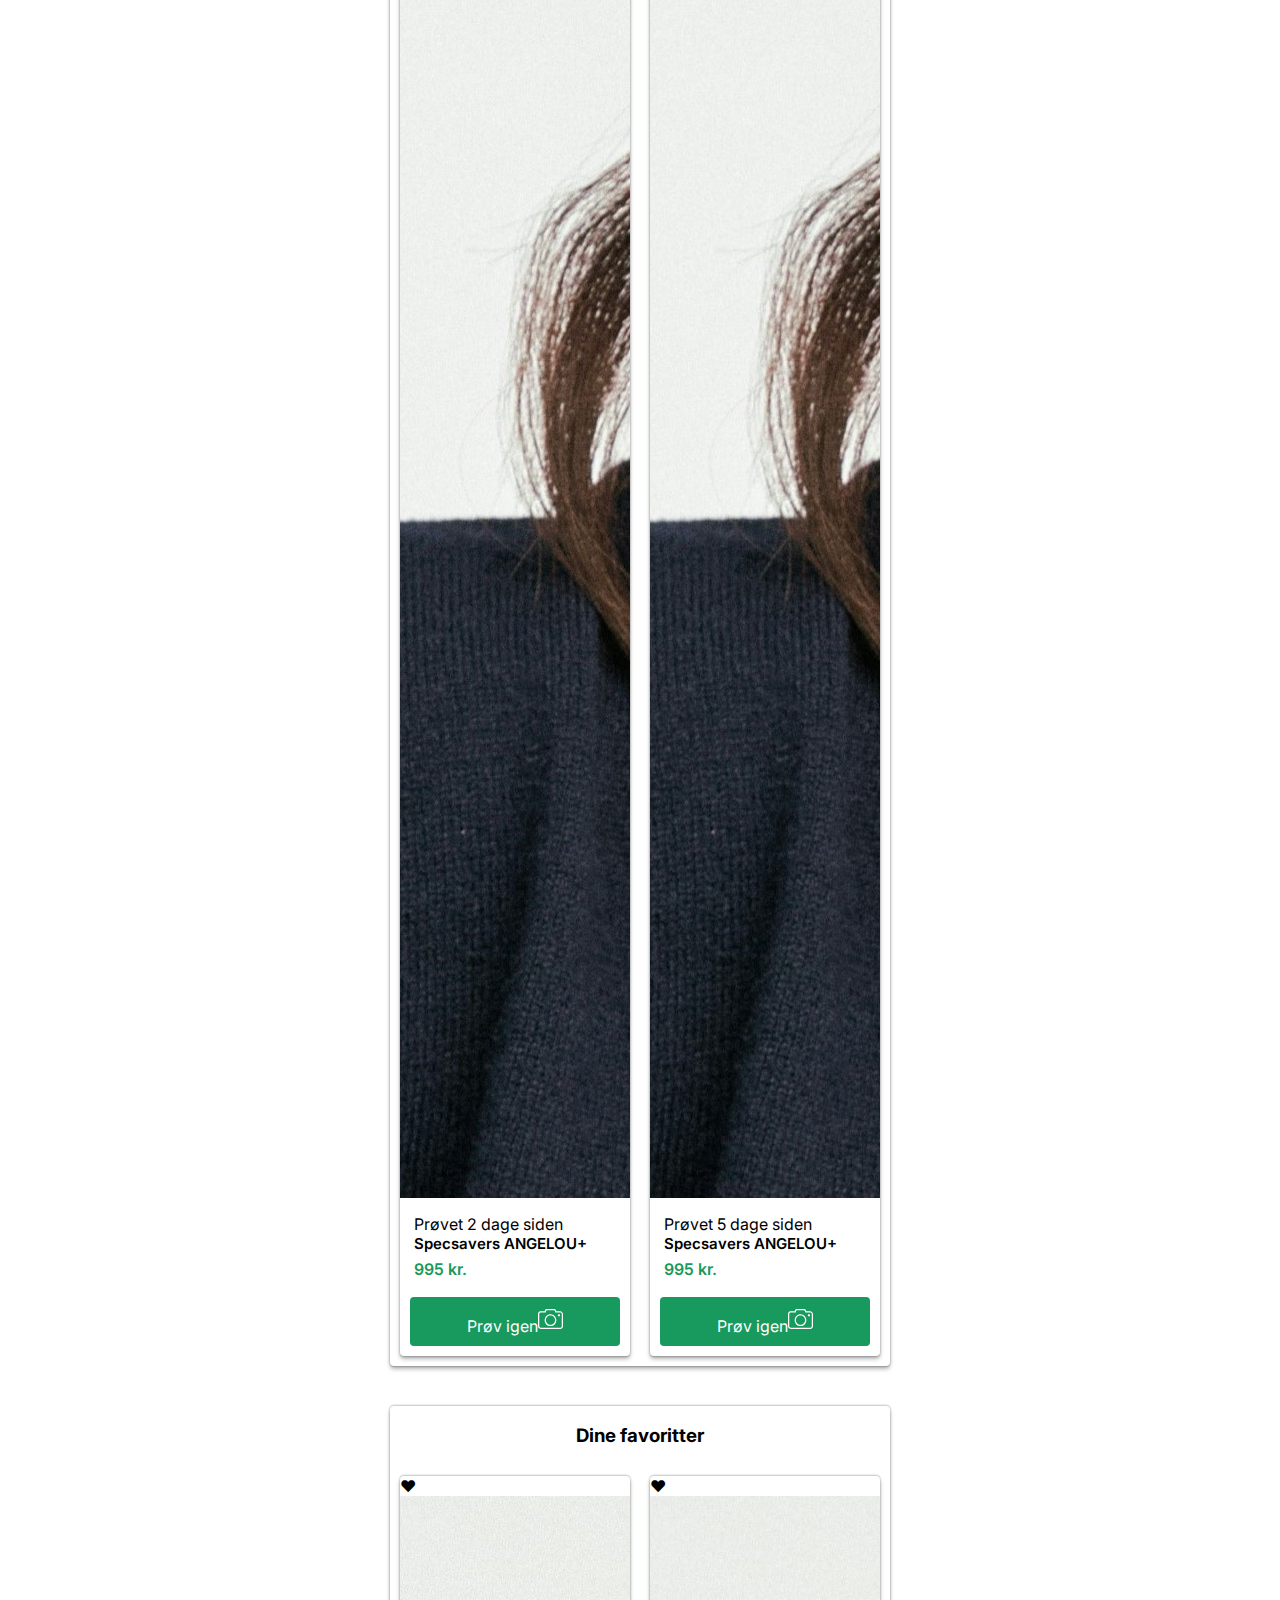
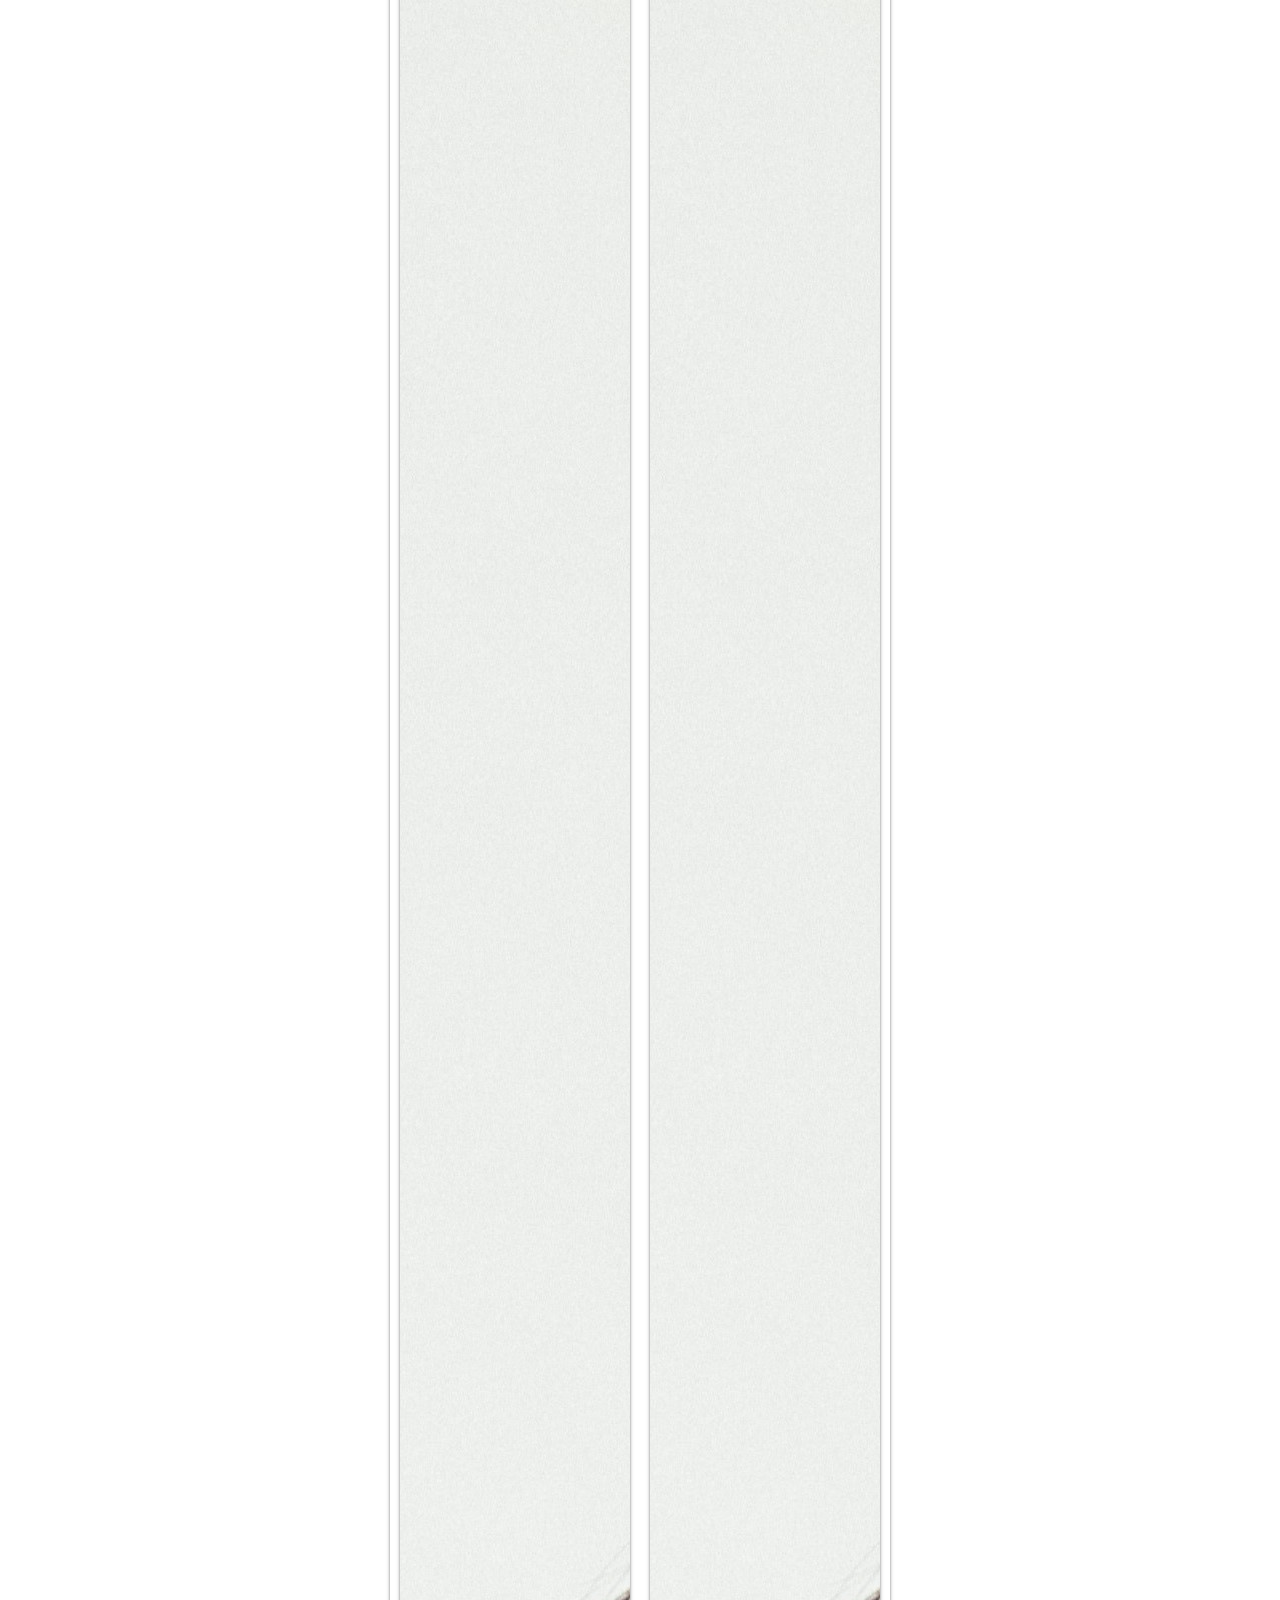
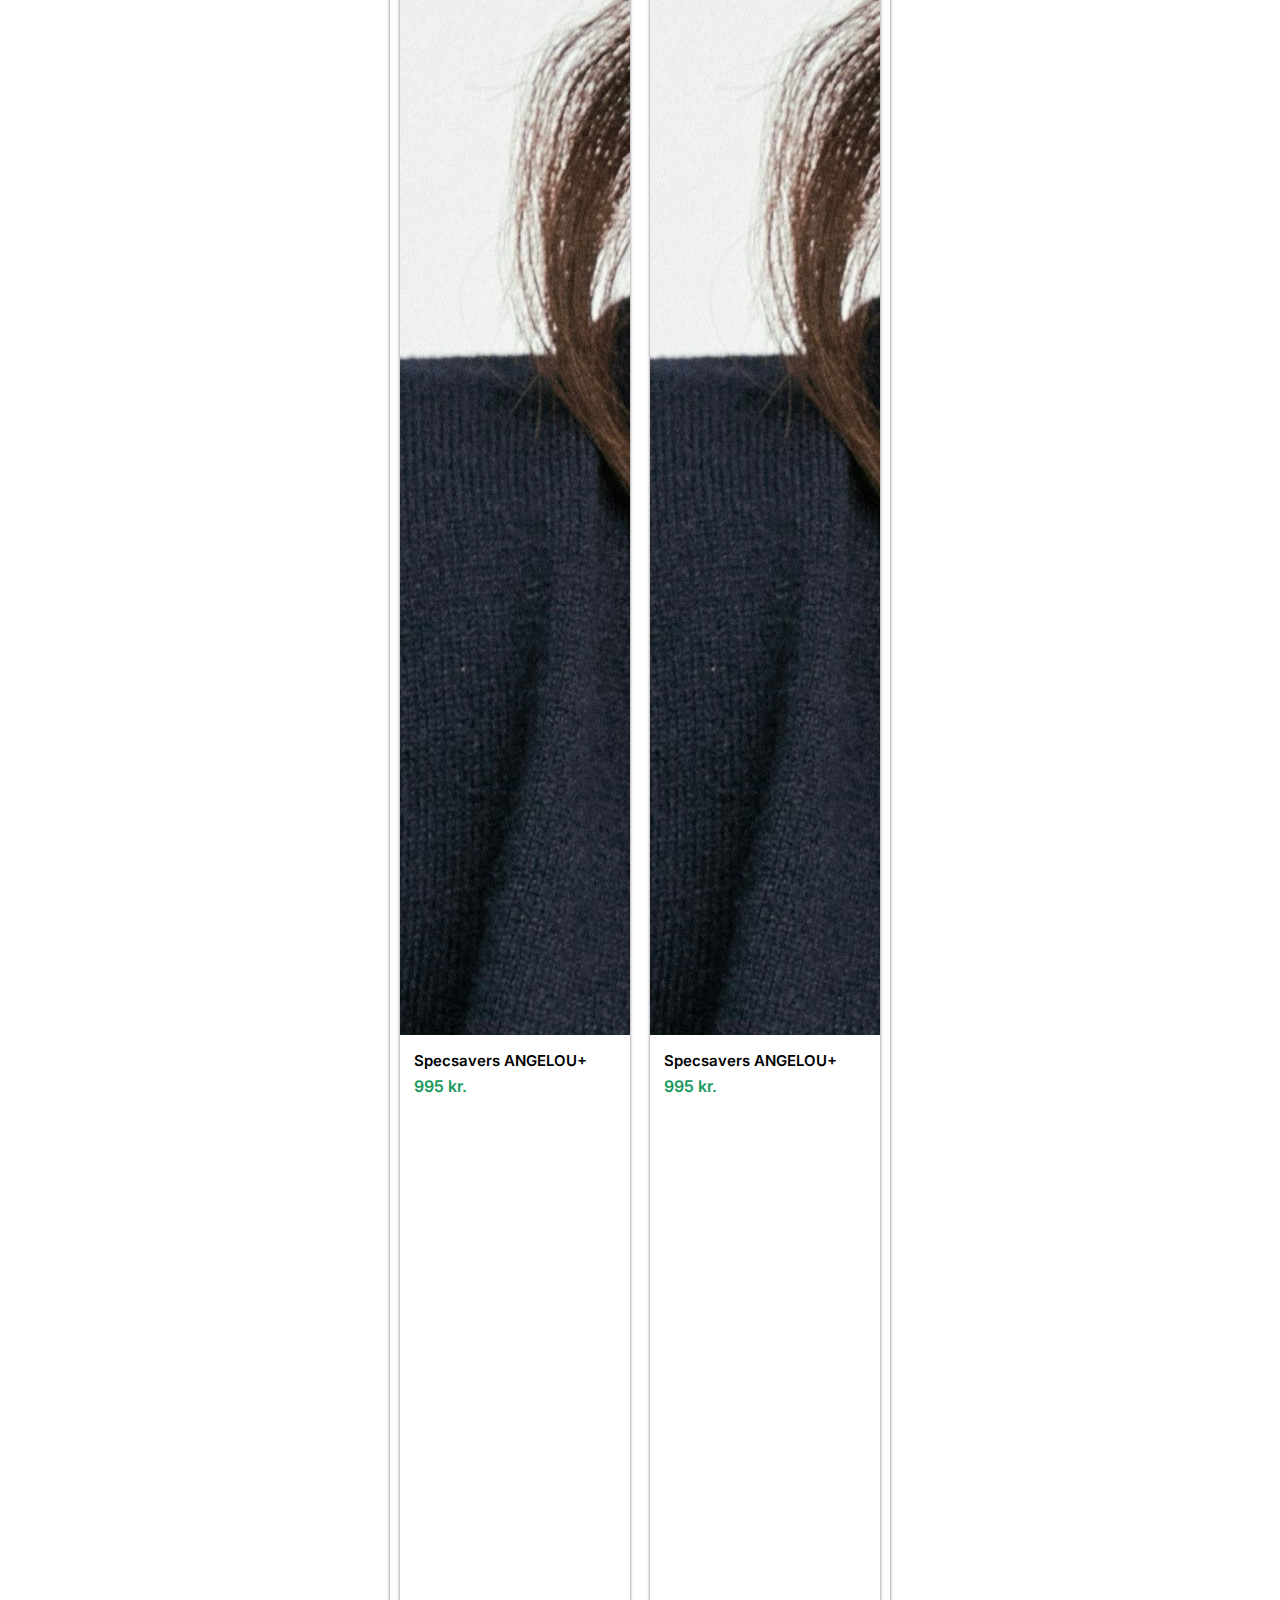
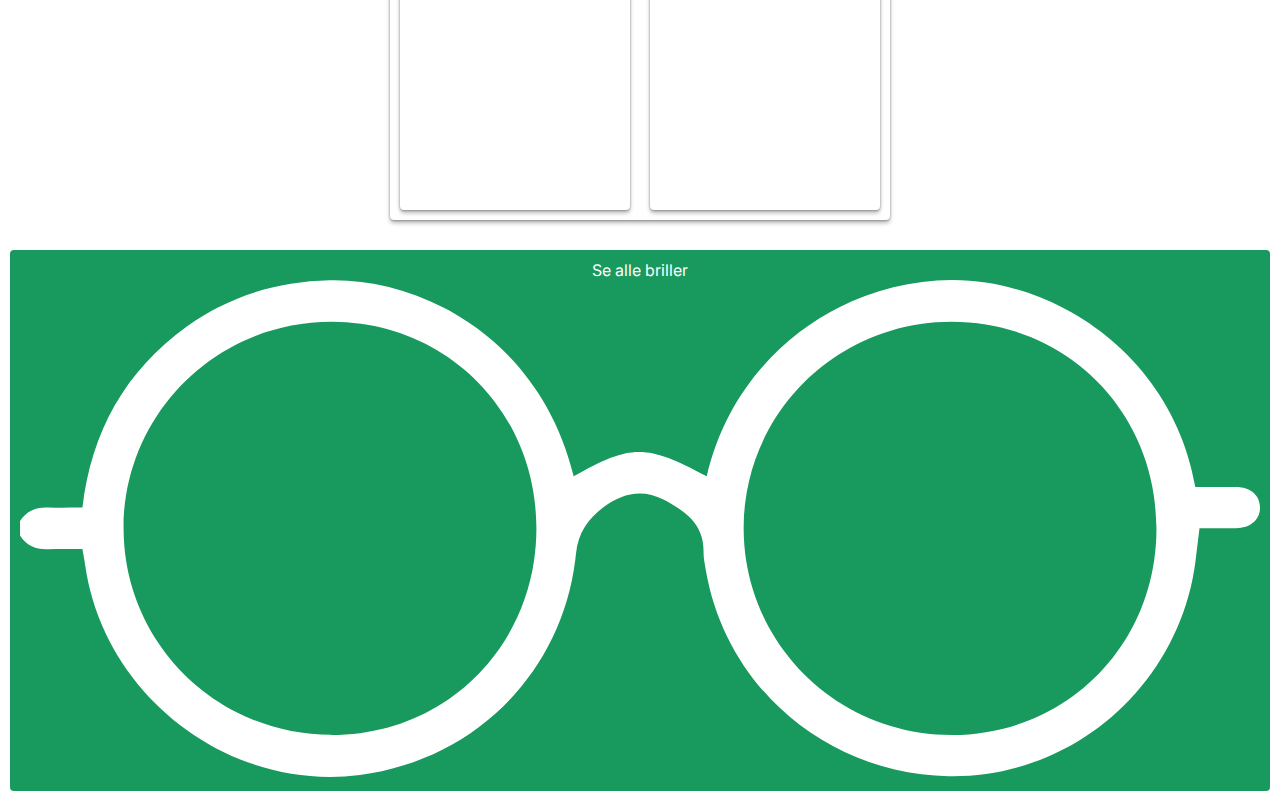
<file: prov-brille.html>
<!DOCTYPE html>
<html lang="da">
<head>
    <meta charset="UTF-8">
    <title>Louis Nielsen PWA</title>
    <meta name="viewport" content="width=device-width, initial-scale=1.0, maximum-scale=1.0, user-scalable=no" />
    <meta name="apple-mobile-web-app-capable" content="yes">
    <meta name="mobile-web-app-capable" content="yes">

    <link href="https://fonts.googleapis.com/css2?family=Inter:ital,opsz,wght@0,14..32,100..900;1,14..32,100..900&display=swap" rel="stylesheet">

    <link rel="manifest" href="manifest.json">
    <meta name="theme-color" content="#0a5f55">

    <link rel="stylesheet" href="style.css">
</head>
<body>
    <div class="dashboard-body-wrapper">

        <div class="banner"><p>Louis Nielsen</p></div>

        <div class="dashboard-title">
            <h2>Dine brilleprøver</h2>
        </div>

        <!-- Carousel - anbefalet -->
        <div class="carousel-wrapper">

            <div class="recommendations-section">

                <h3>Anbefalet til dig</h3>

                <div class="carousel-track">

                    <div class="carousel-card card-has-badge">
                        <div class="card-badge">Ny!</div>
                        <img src="icons/female.jpg" class="card-image-fix">
                        <div class="card-info">
                            <p class="card-title">Specsavers ANGELOU+</p>
                            <p class="card-price">995 kr.</p>
                        </div>
                        <div class="card-button"><a href="#" class="card-button-fix"><span>Prøv Nu</span><img src="icons/camera.svg" class="nav-icon"></a></div>
                    </div>

                    <div class="carousel-card card-has-badge">
                        <div class="card-badge">Ny!</div>
                        <img src="icons/female.jpg" class="card-image-fix">
                        <div class="card-info">
                            <p class="card-title">Specsavers ANGELOU+</p>
                            <p class="card-price">995 kr.</p>
                        </div>
                        <div class="card-button"><a href="#" class="card-button-fix"><span>Prøv Nu</span><img src="icons/camera.svg" class="nav-icon"></a></div>
                    </div>

                    <div class="carousel-card card-has-badge">
                        <div class="card-badge">Ny!</div>
                        <img src="icons/female.jpg" class="card-image-fix">
                        <div class="card-info">
                            <p class="card-title">Specsavers ANGELOU+</p>
                            <p class="card-price">995 kr.</p>
                        </div>
                        <div class="card-button"><a href="#" class="card-button-fix"><span>Prøv Nu</span><img src="icons/camera.svg" class="nav-icon"></a></div>
                    </div>

                    <div class="carousel-card card-has-badge">
                        <div class="card-badge">Ny!</div>
                        <img src="icons/female.jpg" class="card-image-fix">
                        <div class="card-info">
                            <p class="card-title">Specsavers ANGELOU+</p>
                            <p class="card-price">995 kr.</p>
                        </div>
                        <div class="card-button"><a href="#" class="card-button-fix"><span>Prøv Nu</span><img src="icons/camera.svg" class="nav-icon"></a></div>
                    </div>

                </div>

            </div>

        </div>

        <!-- Carousel - seneste -->
        <div class="carousel-wrapper">

            <div class="recommendations-section">

                <h3>Senest prøvede</h3>

                <div class="carousel-track">

                    <div class="carousel-card card-has-badge">
                        <img src="icons/female.jpg" class="card-image-fix">
                        <div class="card-info">
                            <span class="timestamp">Prøvet 2 dage siden</span>
                            <p class="card-title">Specsavers ANGELOU+</p>
                            <p class="card-price">995 kr.</p>
                        </div>
                        <div class="card-button"><a href="#" class="card-button-fix"><span>Prøv igen</span><img src="icons/camera.svg" class="nav-icon"></a></div>
                    </div>

                    <div class="carousel-card card-has-badge">
                        <img src="icons/female.jpg" class="card-image-fix">
                        <div class="card-info">
                            <span class="timestamp">Prøvet 5 dage siden</span>
                            <p class="card-title">Specsavers ANGELOU+</p>
                            <p class="card-price">995 kr.</p>
                        </div>
                        <div class="card-button"><a href="#" class="card-button-fix"><span>Prøv igen</span><img src="icons/camera.svg" class="nav-icon"></a></div>
                    </div>

                    <div class="carousel-card card-has-badge">
                        <img src="icons/female.jpg" class="card-image-fix">
                        <div class="card-info">
                            <span class="timestamp">Prøvet 1 uge siden</span>
                            <p class="card-title">Specsavers ANGELOU+</p>
                            <p class="card-price">995 kr.</p>
                        </div>
                        <div class="card-button"><a href="#" class="card-button-fix"><span>Prøv igen</span><img src="icons/camera.svg" class="nav-icon"></a></div>
                    </div>

                    <div class="carousel-card card-has-badge">
                        <img src="icons/female.jpg" class="card-image-fix">
                        <div class="card-info">
                            <span class="timestamp">Prøvet 2 uger siden</span>
                            <p class="card-title">Specsavers ANGELOU+</p>
                            <p class="card-price">995 kr.</p>
                        </div>
                        <div class="card-button"><a href="#" class="card-button-fix"><span>Prøv igen</span><img src="icons/camera.svg" class="nav-icon"></a></div>
                    </div>

                </div>

            </div>

        </div>

        <!-- Carousel - favoritter-->
        <div class="carousel-wrapper">

            <div class="recommendations-section">

                <h3>Dine favoritter</h3>

                <div class="carousel-track">

                    <div class="carousel-card card-has-badge">
                        <div class="heart">♥</div>
                        <img src="icons/female.jpg" class="card-image-fix">
                        <div class="card-info">
                            <p class="card-title">Specsavers ANGELOU+</p>
                            <p class="card-price">995 kr.</p>
                        </div>
                        <div class="card-actions">
                            <div class="card-actions-button"><a href="#"><img src="icons/camera.svg" class="nav-icon-fix"></a></div>
                            <div class="card-actions-button"><a href="#"><img src="icons/share.svg" class="nav-icon-fix"></a></div>
                            <div class="card-actions-button"><a href="#"><img src="icons/delete.svg" class="nav-icon-fix"></a></div>
                        </div>
                    </div>

                    <div class="carousel-card card-has-badge">
                        <div class="heart">♥</div>
                        <img src="icons/female.jpg" class="card-image-fix">
                        <div class="card-info">
                            <p class="card-title">Specsavers ANGELOU+</p>
                            <p class="card-price">995 kr.</p>
                        </div>
                        <div class="card-actions">
                            <div class="card-actions-button"><a href="#"><img src="icons/camera.svg" class="nav-icon-fix"></a></div>
                            <div class="card-actions-button"><a href="#"><img src="icons/share.svg" class="nav-icon-fix"></a></div>
                            <div class="card-actions-button"><a href="#"><img src="icons/delete.svg" class="nav-icon-fix"></a></div>
                        </div>
                    </div>

                    <div class="carousel-card card-has-badge">
                        <div class="heart">♥</div>
                        <img src="icons/female.jpg" class="card-image-fix">
                        <div class="card-info">
                            <p class="card-title">Specsavers ANGELOU+</p>
                            <p class="card-price">995 kr.</p>
                        </div>
                        <div class="card-actions">
                            <div class="card-actions-button"><a href="#"><img src="icons/camera.svg" class="nav-icon-fix"></a></div>
                            <div class="card-actions-button"><a href="#"><img src="icons/share.svg" class="nav-icon-fix"></a></div>
                            <div class="card-actions-button"><a href="#"><img src="icons/delete.svg" class="nav-icon-fix"></a></div>
                        </div>
                    </div>

                    <div class="carousel-card card-has-badge">
                        <div class="heart">♥</div>
                        <img src="icons/female.jpg" class="card-image-fix">
                        <div class="card-info">
                            <p class="card-title">Specsavers ANGELOU+</p>
                            <p class="card-price">995 kr.</p>
                        </div>
                        <div class="card-actions">
                            <div class="card-actions-button"><a href="#"><img src="icons/camera.svg" class="nav-icon-fix"></a></div>
                            <div class="card-actions-button"><a href="#"><img src="icons/share.svg" class="nav-icon-fix"></a></div>
                            <div class="card-actions-button"><a href="#"><img src="icons/delete.svg" class="nav-icon-fix"></a></div>
                        </div>
                    </div>

                </div>

            </div>

        </div>

        <div class="card-button large-card-button"><a href="#" class="card-button-fix"><span>Se alle briller</span><img src="icons/eyeglasses.svg" class="nav-icon-fix2"></a></div>

        <!-- Navigation -->
        <div class="bottom-nav">
            <a href="dashboard.html" class="nav-item"><img src="icons/home.svg" class="nav-icon"></a>
            <a href="ojensundhed.html" class="nav-item"><img src="icons/hospital.svg" class="nav-icon"></a>
            <a href="prov-brille.html" class="nav-item active"><img src="icons/camera.svg" class="nav-icon"></a>
            <a href="nyheder.html" class="nav-item"><img src="icons/newspaper.svg" class="nav-icon"></a>
        </div>

    </div>
</body>
</html>
</file>
<file: style.css>
html, body {
    margin: 0;
    padding: 0;
}

body {
    font-family: 'Inter', system-ui, sans-serif;
}

/*LOGIN SECTION*/

.login-body-wrapper {
    background-color: #ffffff;
}

.banner  {
    background-color: #18995d;
    color: #ffffff;
    display: flex;
    justify-content: center;
}

.login-form-wrapper {
    display: flex;
    justify-content: center;
}

.login-form {
    width: 380px;
    max-width: 100%;
    margin: 20px;
    padding: 20px;
    box-shadow: 0 0 10px rgba(0,0,0,0.1);
    border-radius: 6px;
    background: #ffffff;
    display: flex;
    flex-direction: column;
    gap: 16px;
}

.login-form input[type="text"],
.login-form input[type="password"] {
    padding: 10px;
    border: 1px solid #cccccc;
    border-radius: 4px;
}

.login-form input:focus {
    border-color: #18995d;
    outline: none;
}

.login-form .glemt-kode-wrapper {
    display: flex;
    justify-content: flex-end;
}

.login-form button {
    padding: 12px;
    border: none;
    border-radius: 4px;
    background: #18995d;
    color: #ffffff;
    font-size: 16px;
}

.login-form button[type="button"] {
    background: #e0e0e0;
    color: #000000;
}

.login-form .separator {
    text-align: center;
    color: #777777;
}

.login-form a {
    font-size: 14px;
    text-align: center;
    color: #18995d;
}

.fordele-wrapper {
    display: flex;
    justify-content: center;
}

.fordele {
    max-width: 100%;
    padding: 20px;
    font-size: min(3.8vmin, 16px);
}

.fordele ul {
    padding-left: 20px;
}

.fordele li::marker {
    color: #18995d;
}

/*BOTTOM NAV*/
.bottom-nav {
    position: fixed;
    bottom: 0;
    left: 0;
    right: 0;
    max-width: 500px;
    margin: 0 auto;
    height: 50px;
    background-color: #18995d;
    display: flex;
    justify-content: space-around;
    align-items: center;
    box-shadow: 0 -4px 12px rgba(0, 0, 0, 0.2);
    z-index: 1000;
}

.nav-item {
    display: flex;
    justify-content: center;
    align-items: center;
    width: 25%;
    height: 100%;
    text-decoration: none;
    transition: all 0.2s ease;
}

.nav-icon {
    width: 25px;
    height: 25px;
    object-fit: contain;
    transition: all 0.2s ease;
}

.nav-item.active .nav-icon {
    border-bottom: 2px solid #ffffff;
    padding-bottom: 4px;
    width: 32px;
    height: 32px;
}

/*DASHBOARD SECTION*/

.dashboard-body-wrapper {
    background-color: #ffffff;
}

.dashboard-title {
    display: flex;
    justify-content: center;
    padding-top: 30px;
}

.dashboard-bokse-wrapper {
    display: flex;
    justify-content: center;
}

.dashboard-bokse {
    width: 500px;
    max-width: 100%;
    margin: 20px;
    background: #ffffff;
    border-radius: 4px;
    box-shadow:
        0 -1px 2px rgba(0,0,0,0.22), /* TOP – samme skarphed som sider */
        0 1px 2px rgba(0,0,0,0.22),  /* SIDER */
        0 3px 4px rgba(0,0,0,0.28);  /* BUND */
    overflow: hidden;
}

.boks-knap {
    width: 100%;
    background: none;
    border: none;
    padding: 0 16px;
    height: 48px;
    display: flex;
    justify-content: space-between;
    align-items: center;
    font-size: 16px;
    cursor: pointer;
    border-bottom: 1px solid #e0e0e0;
}

.boks-knap .ikon {
    width: 20px;
    height: 20px;
    object-fit: contain;
    margin-right: 10px;
}

.boks-tekst {
    display: flex;
    align-items: center;
}

.boks-knap .pil {
    transition: 0.2s ease;
    font-weight: 400;
}           

.dashboard-boks.open .pil {
    transform: rotate(180deg);
}

.boks-indhold {
    max-height: 0;
    overflow: hidden;
    transition: max-height 0.25s ease;
    padding: 0 16px;
}

.boks-indhold ul {
    list-style: none;
    margin: 0;
    padding: 0;
}

.boks-indhold li {
    padding: 6px 0;
}

.boks-indhold li a {
    text-decoration: none;
    color: #18995d;
}

.dashboard-boks.open .boks-indhold {
    padding: 12px 16px;
}

.dashboard-boks:last-child {
    border-bottom: none;
}

.dashboard-boks.open + .dashboard-boks .boks-knap {
    border-top: 1px solid #e0e0e0;
}

.dashboard-bokse .dashboard-boks:first-child .boks-knap {
    border-top: none;
}

.dashboard-boks:last-child .boks-knap {
    border-bottom: 1px solid #e0e0e0;
}

.rediger-knap {
    background: #e0e0e0;
    color: #000000;
    border: none;
    border-radius: 4px;
    padding: 8px 12px;
    cursor: pointer;
}

/*LOYALITET SECTION*/

.loyalitet-wrapper {
    display: flex;
    justify-content: center;
}

.loyalitet {
    width: 500px;
    max-width: 100%;
    margin: 20px;
    background: #ffffff;
    border-radius: 4px;
    box-shadow:
        0 -1px 2px rgba(0,0,0,0.22),
        0 1px 2px rgba(0,0,0,0.22),
        0 3px 4px rgba(0,0,0,0.28);
}

.loyalitet-indhold {
    padding: 0 20px 20px 20px;
}

.loyalitet h3 {
    text-align: center;
}

.loyalitet-bar {
    width: 100%;
    height: 10px;
    background: #e0e0e0;
    border-radius: 6px;
    overflow: visible;
    margin-bottom: 10px;
    position: relative;
}

.loyalitet-bar-fill {
    height: 100%;
    background: #18995d;
    border-radius: 6px 0 0 6px;
    position: relative;
}

.loyalitet-markor {
    position: absolute;
    right: 0;
    top: -4px;
    bottom: -4px;
    width: 2px;
    background: #18995d;
}

.loyalitet-milepaele {
    display: flex;
    justify-content: space-between;
    font-size: min(3.5vmin, 14px);
    color: #777777;
    margin-bottom: 20px;
}

.loyalitet-info p {
    margin: 4px 0;
    font-size: min(3.8vmin, 16px);
}

.bottom-nav-wrapper {
    background-color: #18995d;
    width: 100%;
}

/*CAROUSEL SECTION*/

.carousel-wrapper {
    display: flex;
    justify-content: center;
}

.recommendations-section {
    width: 500px;
    max-width: 100%;
    margin: 20px;
    background: #ffffff;
    border-radius: 4px;
    box-shadow:
        0 -1px 2px rgba(0,0,0,0.22),
        0 1px 2px rgba(0,0,0,0.22),
        0 3px 4px rgba(0,0,0,0.28);
}

.recommendations-section h3 {
    text-align: center;
}

.carousel-track {
    overflow-x: auto;
    -webkit-overflow-scrolling: touch;
    scrollbar-width: none;
    padding: 10px;
    display: flex;
    gap: 20px;
}

.carousel-card {
    flex: 0 0 230px;
    border-radius: 4px;
    overflow: hidden;
    background: #ffffff;
    border-radius: 4px;
    box-shadow:
        0 -1px 2px rgba(0,0,0,0.22),
        0 1px 2px rgba(0,0,0,0.22),
        0 3px 4px rgba(0,0,0,0.28);
    transition: transform 0.2s ease;
}

.carousel-card:hover {
    transform: translateY(-4px);
}

.card-image {
    width: 100%;
    height: 160px;
    object-fit: cover;
}

.card-info {
    padding: 12px 14px 8px;
}

.card-title {
    font-size: 15px;
    font-weight: 600;
    margin: 0 0 6px;
}

.card-price {
    font-weight: 600;
    color: #18995d;
    margin: 0;
}

.card-button {
    background-color: #18995d;
    padding: 10px;
    margin: 10px;
    border-radius: 4px;
    text-align: center;
}

.card-button a {
    text-decoration: none;
    color: white;
}
</file>
